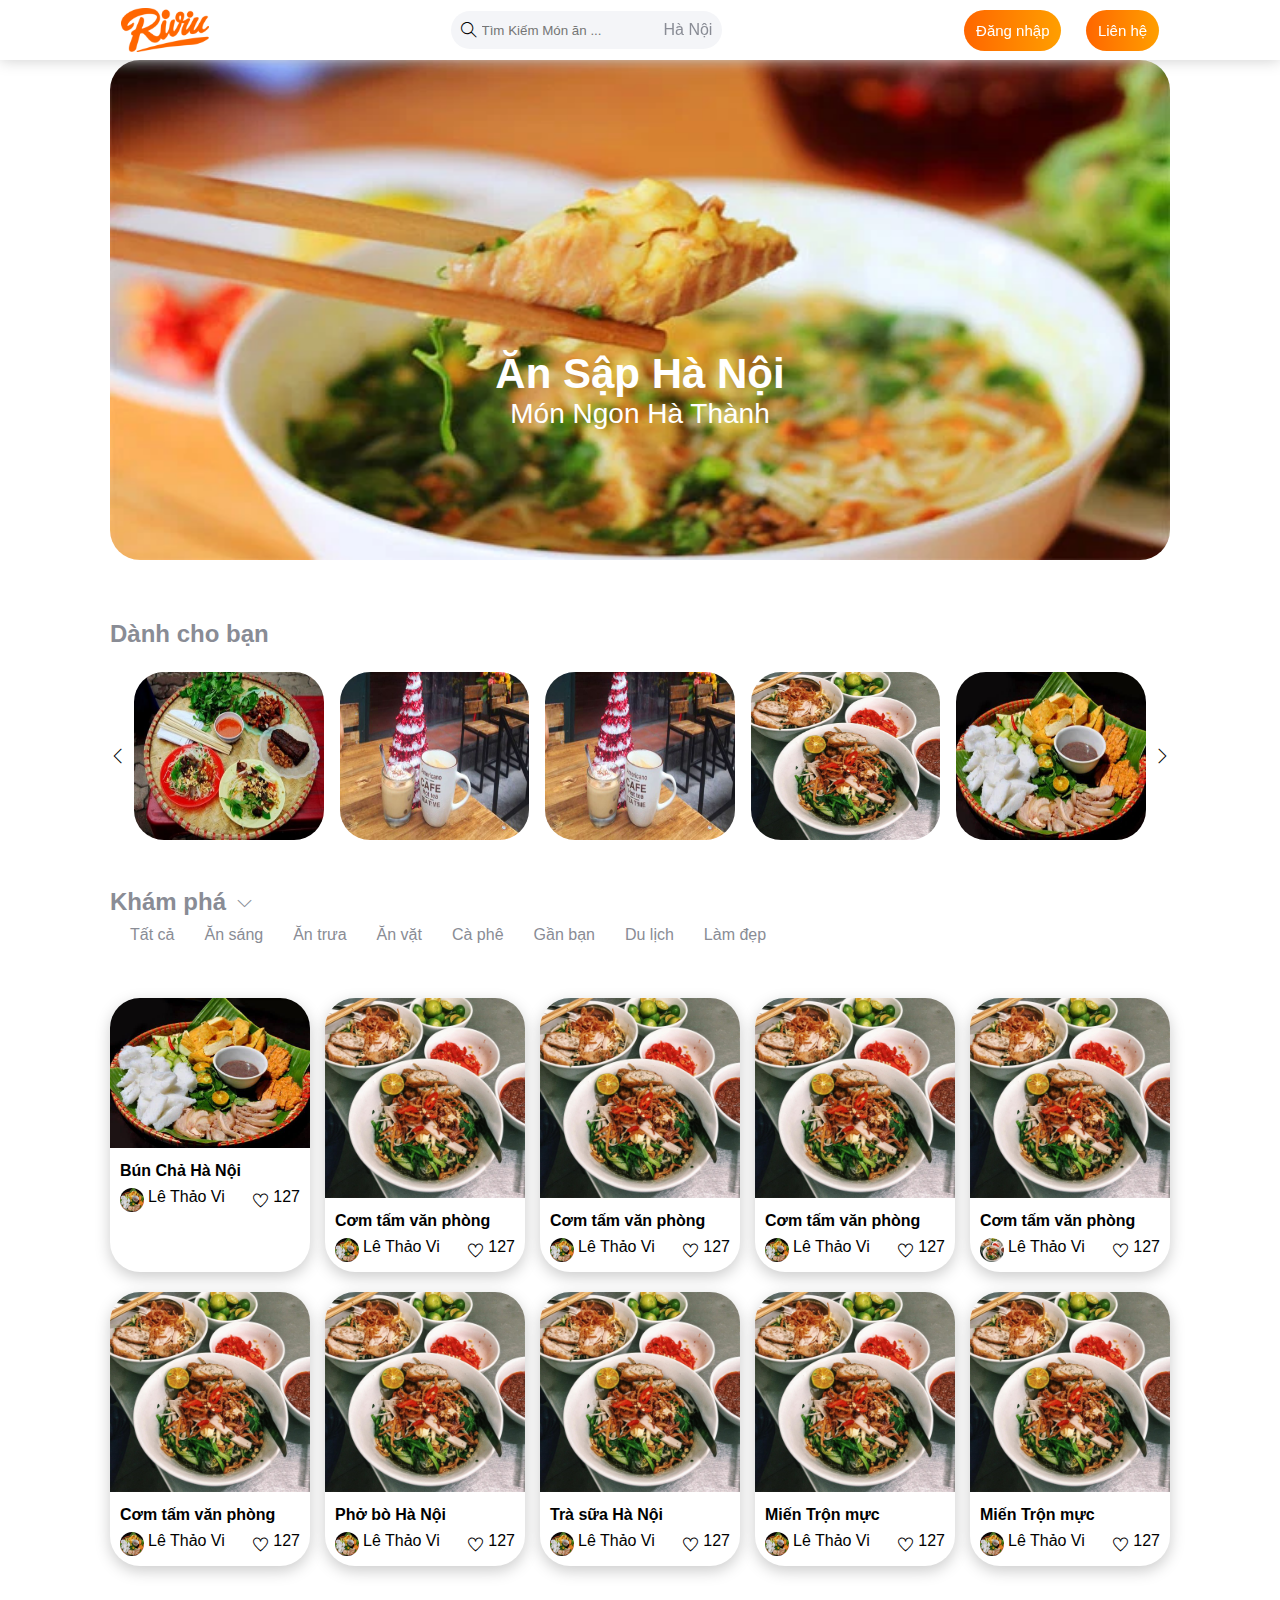
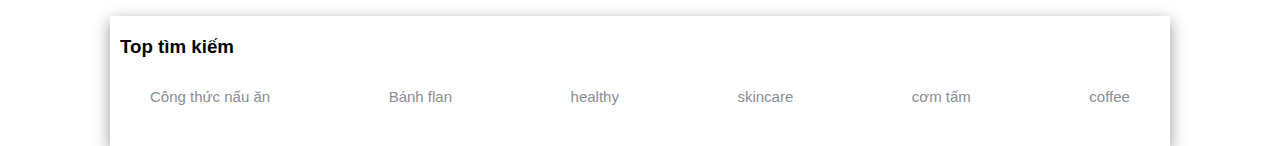
<file: index.html>
<!DOCTYPE html>
<html lang="en">
<head>
    <meta charset="UTF-8">
    <meta http-equiv="X-UA-Compatible" content="IE=edge">
    <meta name="viewport" content="width=device-width, initial-scale=1.0">
    <title>review đồ ăn</title>
    <link rel="stylesheet" href="food.css">
    <link rel="stylesheet" href="themify-icons/themify-icons.css">
</head>
<body>
    <div class="container">
        <div class="container-sub">
            <!-- begin header -->
        <div id="header">
           <img src="logo.png" alt="" class="header-logo">
           <div class="search">
            <i class="icon ti-search"></i>
            <input type="text" class="search-food" placeholder="Tìm Kiếm Món ăn ...">
            <div class="place-food">Hà Nội</div>
        </div>
        <div class="contact-main">           
            <button class="login js-open">Đăng nhập</button>
           <button class="login contact">Liên hệ</button>
        </div>
        </div>
        <!-- end header -->
        <div id="slider">
            <img src="background-slogan.jpg" alt="" class="background-slogan">
            <div class="discription">
                <h2 class="slogan-title">Ăn Sập Hà Nội</h2>
                <p class="sub-slogan">Món Ngon Hà Thành</p>
            </div>
        </div>

        <!-- begin content -->
        <div id="content">
           <h2 class="object">Dành cho bạn</h2>
           <div class="img-list">
            <i class="ti-angle-left"></i>
            <img src="anvat.jpg" alt="" class="content-img">
           <img src="coffee.jpg" alt="" class="content-img">
           <img src="coffee.jpg" alt="" class="content-img">
           <img src="mientronmuc.jpg" alt="" class="content-img">
           <img src="bundau.jpg" alt="" class="content-img">
           <i class="ti-angle-right"></i>
           </div>

           <div class="discover">
           <h2 class="discover-sub">Khám phá <i class="icons ti-angle-down"></i></h2>
           <ul class="list-food">
            <li class="list-sub-food"><a href="" class="list-link">Tất cả</a></li>
            <li class="list-sub-food"><a href="" class="list-link">Ăn sáng</a></li>
            <li class="list-sub-food"><a href="" class="list-link">Ăn trưa</a></li>
            <li class="list-sub-food"><a href="" class="list-link">Ăn vặt</a></li>
            <li class="list-sub-food"><a href="" class="list-link">Cà phê</a></li>
            <li class="list-sub-food"><a href="" class="list-link">Gần bạn</a></li>
            <li class="list-sub-food"><a href="" class="list-link">Du lịch</a></li>
            <li class="list-sub-food"><a href="" class="list-link">Làm đẹp</a></li>
           </ul>
           </div>
            
           <div class="list-main col">
           <div class="list-food-hn">
            <img src="bundau.jpg" alt="" class="img-food-item">
            <div class="information">
            <h4 class="title-food">Bún Chả Hà Nội</h4>
                <div class="information-sub col">
                    <div class="information-item1 col">
                        <img src="bundau.jpg" alt="" class="profile">
                        <p class="author">Lê Thảo Vi</p>
                    </div>
                    <div class="information-item2 col">
                        <i class="like ti-heart"></i>
                        <p class="number">127</p>
                    </div>
            </div>
            </div>
           </div>

           <div class="list-food-hn">
            <img src="mientronmuc.jpg" alt="" class="img-food-item">
            <div class="information">
            <h4 class="title-food">Cơm tấm văn phòng</h4>
                <div class="information-sub col">
                    <div class="information-item1 col">
                        <img src="bundau.jpg" alt="" class="profile">
                        <p class="author">Lê Thảo Vi</p>
                    </div>
                    <div class="information-item2 col">
                        <i class="like ti-heart"></i>
                        <p class="number">127</p>
                    </div>
            </div>
            </div>
           </div>

           <div class="list-food-hn">
            <img src="mientronmuc.jpg" alt="" class="img-food-item">
            <div class="information">
            <h4 class="title-food">Cơm tấm văn phòng</h4>
                <div class="information-sub col">
                    <div class="information-item1 col">
                        <img src="bundau.jpg" alt="" class="profile">
                        <p class="author">Lê Thảo Vi</p>
                    </div>
                    <div class="information-item2 col">
                        <i class="like ti-heart"></i>
                        <p class="number">127</p>
                    </div>
            </div>
            </div>
           </div>

           <div class="list-food-hn">
            <img src="mientronmuc.jpg" alt="" class="img-food-item">
            <div class="information">
            <h4 class="title-food">Cơm tấm văn phòng</h4>
                <div class="information-sub col">
                    <div class="information-item1 col">
                        <img src="bundau.jpg" alt="" class="profile">
                        <p class="author">Lê Thảo Vi</p>
                    </div>
                    <div class="information-item2 col">
                        <i class="like ti-heart"></i>
                        <p class="number">127</p>
                    </div>
            </div>
            </div>
           </div>

           <div class="list-food-hn">
            <img src="mientronmuc.jpg" alt="" class="img-food-item">
            <div class="information">
            <h4 class="title-food">Cơm tấm văn phòng</h4>
                <div class="information-sub col">
                    <div class="information-item1 col">
                        <img src="mientronmuc.jpg" alt="" class="profile">
                        <p class="author">Lê Thảo Vi</p>
                    </div>
                    <div class="information-item2 col">
                        <i class="like ti-heart"></i>
                        <p class="number">127</p>
                    </div>
            </div>
            </div>
           </div>

           <div class="list-food-hn">
            <img src="mientronmuc.jpg" alt="" class="img-food-item">
            <div class="information">
            <h4 class="title-food">Cơm tấm văn phòng</h4>
                <div class="information-sub col">
                    <div class="information-item1 col">
                        <img src="bundau.jpg" alt="" class="profile">
                        <p class="author">Lê Thảo Vi</p>
                    </div>
                    <div class="information-item2 col">
                        <i class="like ti-heart"></i>
                        <p class="number">127</p>
                    </div>
            </div>
            </div>
           </div>

           <div class="list-food-hn">
            <img src="mientronmuc.jpg" alt="" class="img-food-item">
            <div class="information">
            <h4 class="title-food">Phở bò Hà Nội</h4>
                <div class="information-sub col">
                    <div class="information-item1 col">
                        <img src="bundau.jpg" alt="" class="profile">
                        <p class="author">Lê Thảo Vi</p>
                    </div>
                    <div class="information-item2 col">
                        <i class="like ti-heart"></i>
                        <p class="number">127</p>
                    </div>
            </div>
            </div>
           </div>

           <div class="list-food-hn">
            <img src="mientronmuc.jpg" alt="" class="img-food-item">
            <div class="information">
            <h4 class="title-food">Trà sữa Hà Nội</h4>
                <div class="information-sub col">
                    <div class="information-item1 col">
                        <img src="bundau.jpg" alt="" class="profile">
                        <p class="author">Lê Thảo Vi</p>
                    </div>
                    <div class="information-item2 col">
                        <i class="like ti-heart"></i>
                        <p class="number">127</p>
                    </div>
            </div>
            </div>
           </div>

           <div class="list-food-hn">
            <img src="mientronmuc.jpg" alt="" class="img-food-item">
            <div class="information">
            <h4 class="title-food">Miến Trộn mực</h4>
                <div class="information-sub col">
                    <div class="information-item1 col">
                        <img src="bundau.jpg" alt="" class="profile">
                        <p class="author">Lê Thảo Vi</p>
                    </div>
                    <div class="information-item2 col">
                        <i class="like ti-heart"></i>
                        <p class="number">127</p>
                    </div>
            </div>
            </div>
           </div>

           <div class="list-food-hn">
            <img src="mientronmuc.jpg" alt="" class="img-food-item">
            <div class="information">
            <h4 class="title-food">Miến Trộn mực</h4>
                <div class="information-sub col">
                    <div class="information-item1 col">
                        <img src="bundau.jpg" alt="" class="profile">
                        <p class="author">Lê Thảo Vi</p>
                    </div>
                    <div class="information-item2 col">
                        <i class="like ti-heart"></i>
                        <p class="number">127</p>
                    </div>
            </div>
            </div>
           </div>
        </div>

        <div id="footer">
            <h3 class="footer-item">Top tìm kiếm</h3>
            <ul class="footer-list col">
                <li class="footer-list-item"><a href="#" class="link-footer">Công thức nấu ăn</a></li>
                <li class="footer-list-item"><a href="#" class="link-footer">Bánh flan</a></li>
                <li class="footer-list-item"><a href="#" class="link-footer">healthy</a></li>
                <li class="footer-list-item"><a href="#" class="link-footer">skincare</a></li>
                <li class="footer-list-item"><a href="#" class="link-footer">cơm tấm</a></li>
                <li class="footer-list-item"><a href="#" class="link-footer">coffee</a></li>
            </ul>
        </div>
        </div>
    </div>

    <div class="contain-modal js-modal">
         <div class="modal">

            <div class="modal-close js-close">
                <i class="ti-close"></i>
            </div>

            <div class="header-modal">
                <i class="ti-user"></i>
                LOGIN
            </div>

            <div class="body-modal">
                <label for="login-modal" class="title-modal">Tên người dùng</label>
                <input type="text" id="login-modal" placeholder="Nhập tên của bạn">
                <label for="password-modal" class="title-modal">Mật khẩu</label>
                <input id="password-modal" type="password" placeholder="Nhập mật khẩu">
            </div>
                
            <div class="footer-modal">
                <button class="js-close1">Close</button>
                <div class="help">Need <a href="#" class="help-item">Help?</a></div>
            </div>
         </div>
    </div>

    <script>
        const openModal= document.querySelector('.js-open')
        const modal = document.querySelector('.js-modal')
        const closeModal = document.querySelector('.js-close')
        const closeModal1=document.querySelector('.js-close1')
        function showModal(){
            modal.classList.add('open')
        }
        function hiddenModal(){
            modal.classList.remove('open')
        }
        openModal.addEventListener('click',showModal)
        closeModal.addEventListener('click',hiddenModal)
        closeModal1.addEventListener('click',hiddenModal)
    </script>
</body>
</html>
</file>
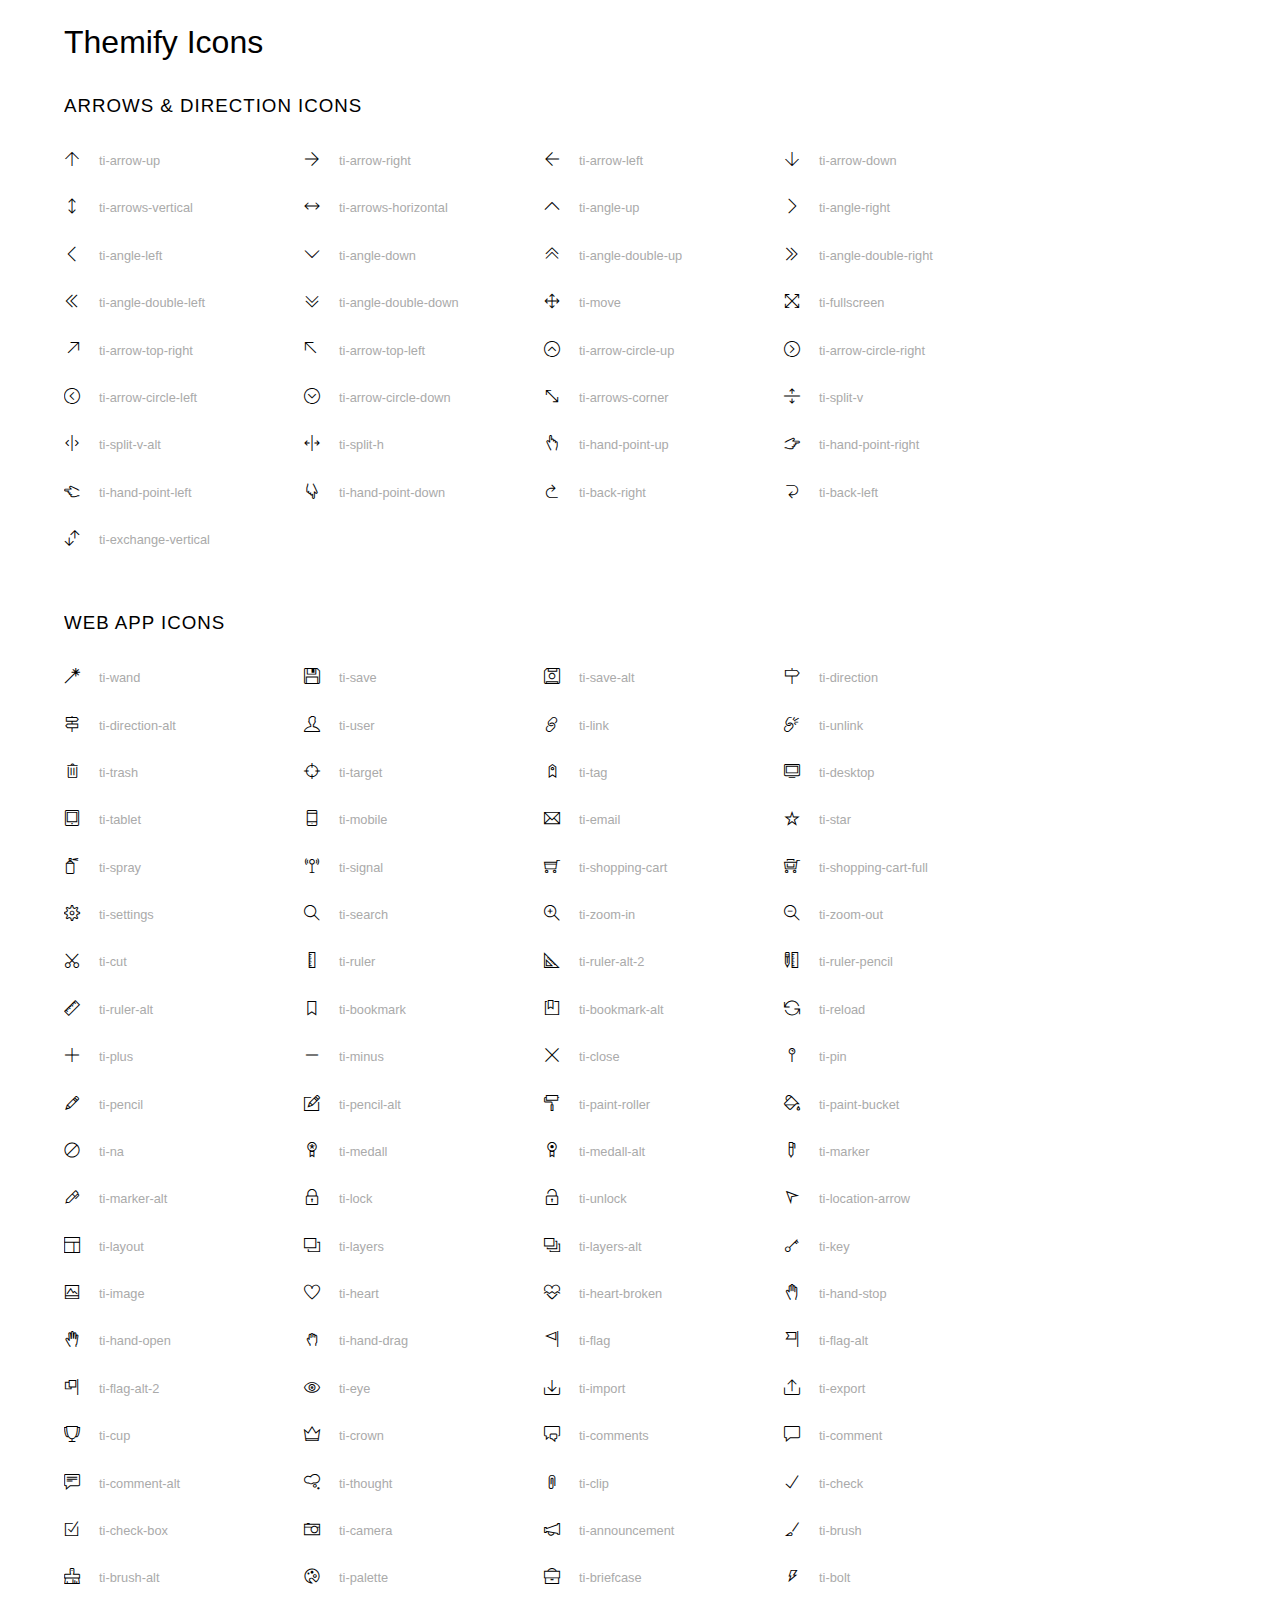
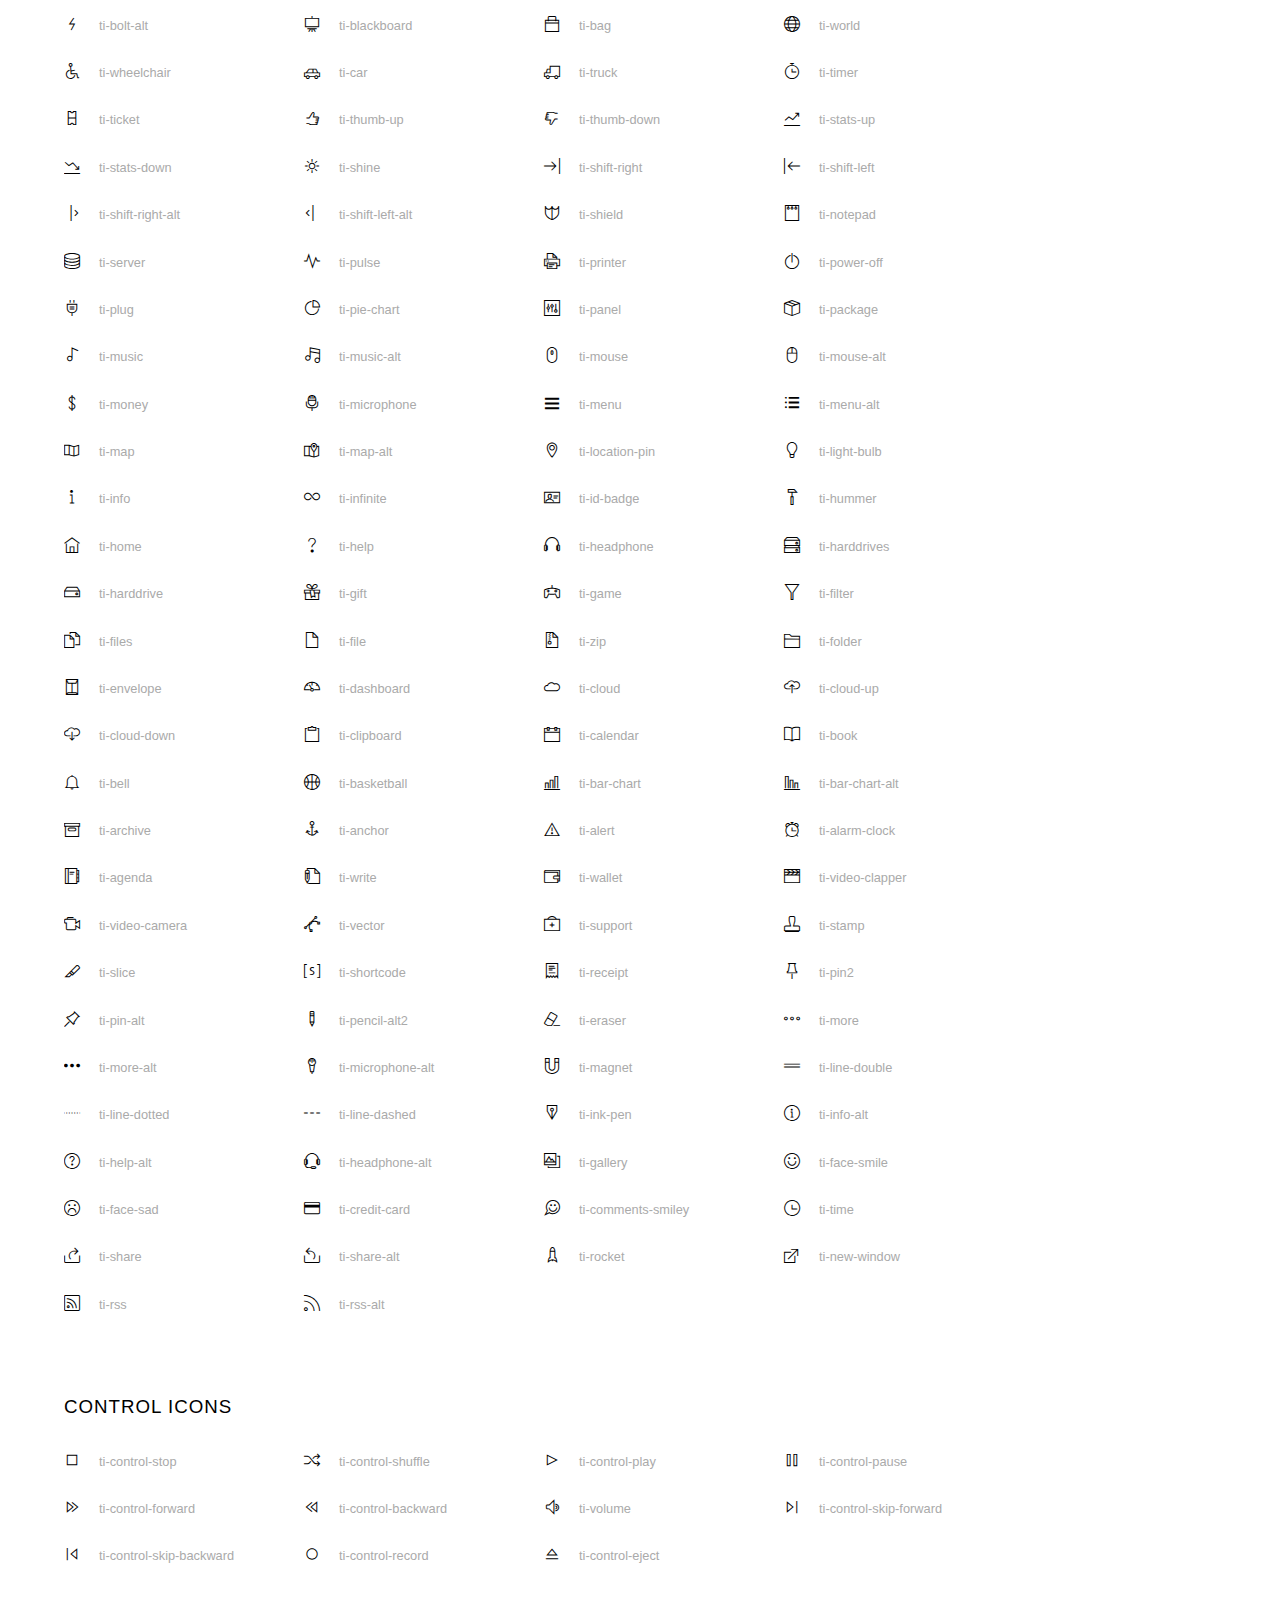
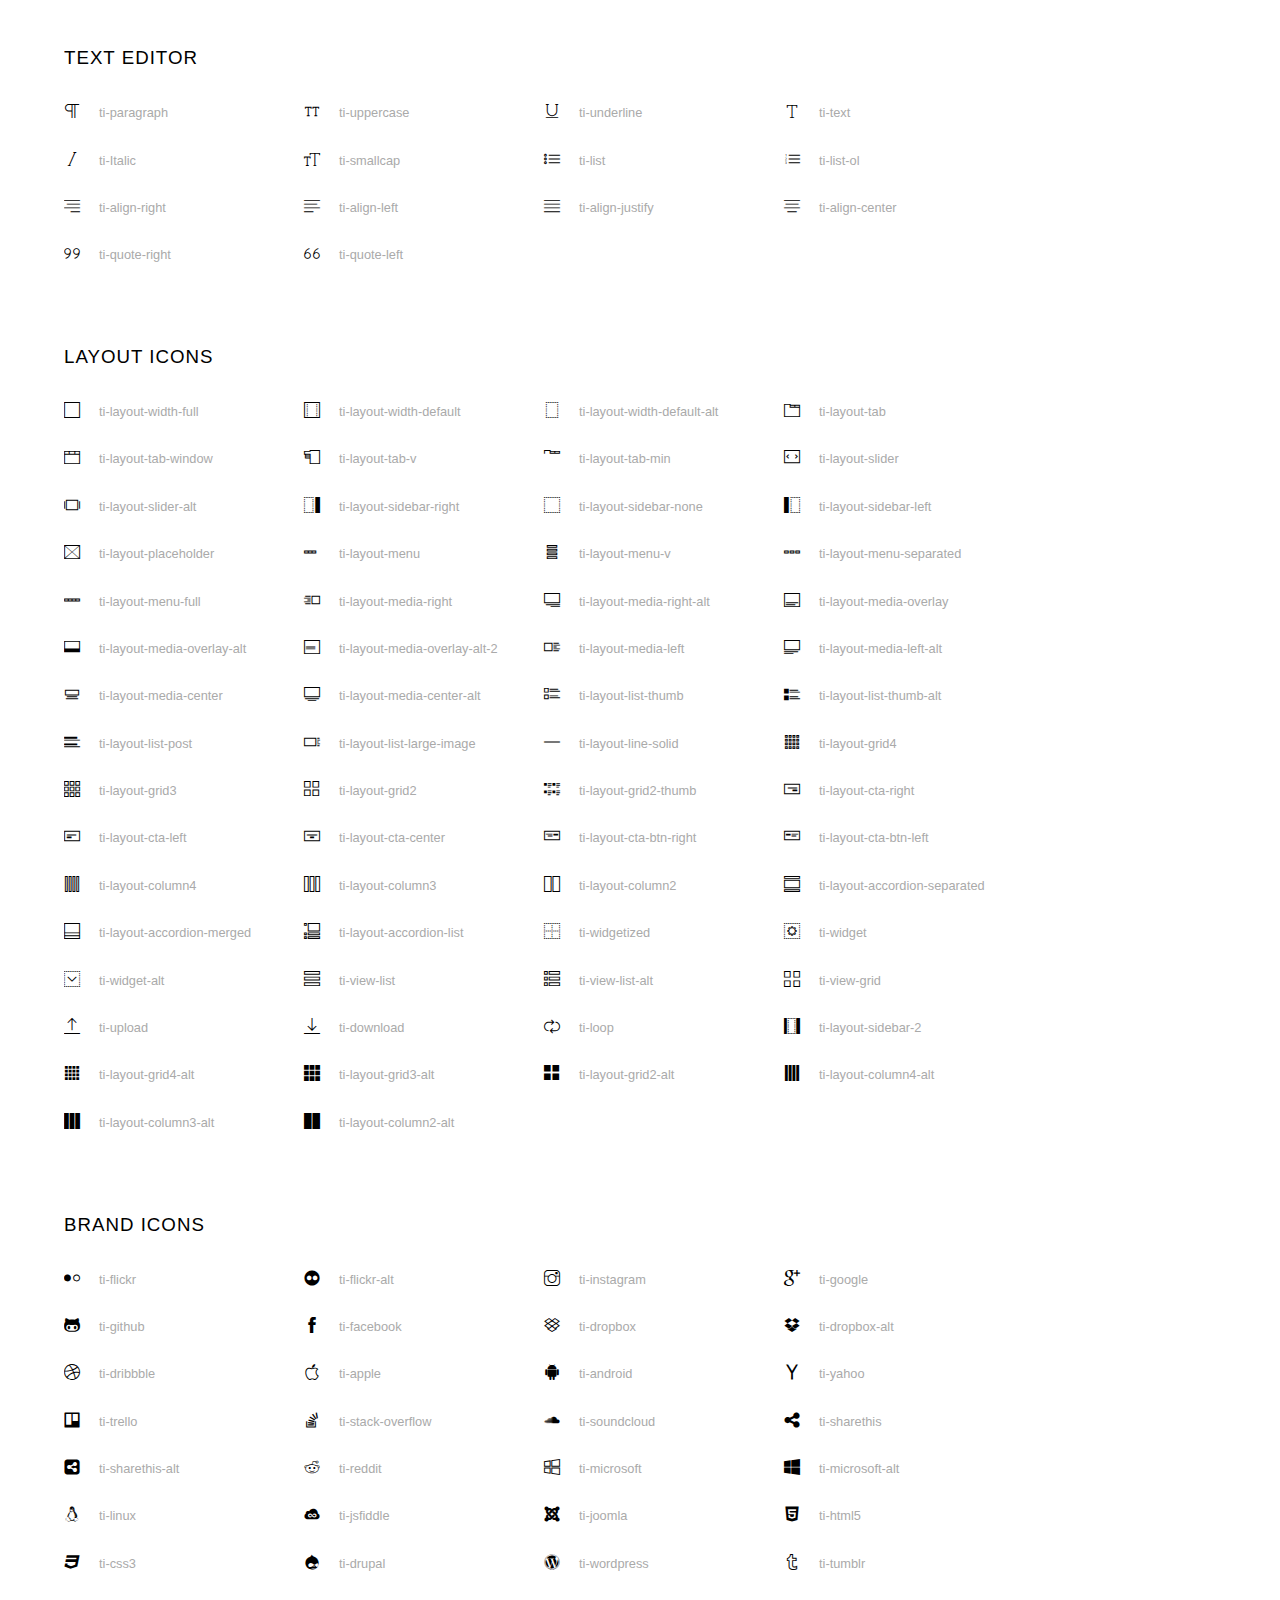
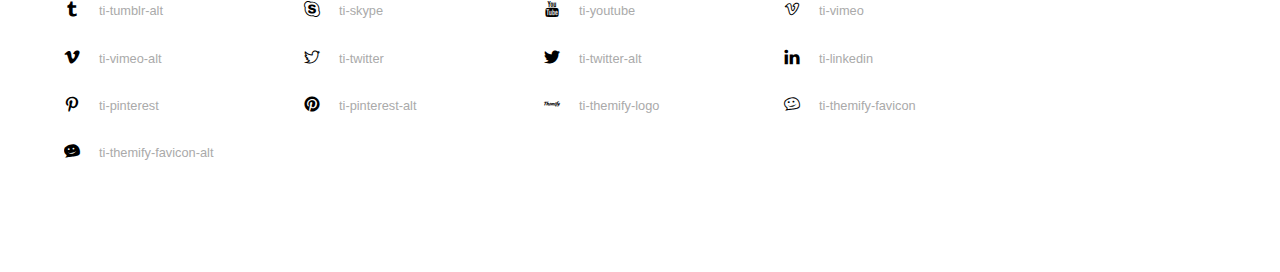
<file: themify-icons/index.html>
<!doctype html>
<html>
<head>
	<meta charset="utf-8">
	<title>Themify Icon Font</title>
	<meta name="viewport" content="width=device-width">
	<link rel="stylesheet" href="demo-files/demo.css">
	<link rel="stylesheet" href="themify-icons.css">
	<!--[if lt IE 8]><!-->
	<link rel="stylesheet" href="ie7/ie7.css">
	<!--<![endif]-->
</head>
<body>
	<h1>Themify Icons</h1>

	<div class="icon-section">

		<div class="icon-section">
			<h3>Arrows &amp; Direction Icons </h3>

			<div class="icon-container">
				<span class="ti-arrow-up"></span><span class="icon-name"> ti-arrow-up</span>
			</div>
			<div class="icon-container">
				<span class="ti-arrow-right"></span><span class="icon-name"> ti-arrow-right</span>
			</div>
			<div class="icon-container">
				<span class="ti-arrow-left"></span><span class="icon-name"> ti-arrow-left</span>
			</div>
			<div class="icon-container">
				<span class="ti-arrow-down"></span><span class="icon-name"> ti-arrow-down</span>
			</div>
			<div class="icon-container">
				<span class="ti-arrows-vertical"></span><span class="icon-name"> ti-arrows-vertical</span>
			</div>
			<div class="icon-container">
				<span class="ti-arrows-horizontal"></span><span class="icon-name"> ti-arrows-horizontal</span>
			</div>
			<div class="icon-container">
				<span class="ti-angle-up"></span><span class="icon-name"> ti-angle-up</span>
			</div>
			<div class="icon-container">
				<span class="ti-angle-right"></span><span class="icon-name"> ti-angle-right</span>
			</div>
			<div class="icon-container">
				<span class="ti-angle-left"></span><span class="icon-name"> ti-angle-left</span>
			</div>
			<div class="icon-container">
				<span class="ti-angle-down"></span><span class="icon-name"> ti-angle-down</span>
			</div>	
			<div class="icon-container">
				<span class="ti-angle-double-up"></span><span class="icon-name"> ti-angle-double-up</span>
			</div>
			<div class="icon-container">
				<span class="ti-angle-double-right"></span><span class="icon-name"> ti-angle-double-right</span>
			</div>
			<div class="icon-container">
				<span class="ti-angle-double-left"></span><span class="icon-name"> ti-angle-double-left</span>
			</div>
			<div class="icon-container">
				<span class="ti-angle-double-down"></span><span class="icon-name"> ti-angle-double-down</span>
			</div>					
			<div class="icon-container">
				<span class="ti-move"></span><span class="icon-name"> ti-move</span>
			</div>
			<div class="icon-container">
				<span class="ti-fullscreen"></span><span class="icon-name"> ti-fullscreen</span>
			</div>
			<div class="icon-container">
				<span class="ti-arrow-top-right"></span><span class="icon-name"> ti-arrow-top-right</span>
			</div>
			<div class="icon-container">
				<span class="ti-arrow-top-left"></span><span class="icon-name"> ti-arrow-top-left</span>
			</div>
			<div class="icon-container">
				<span class="ti-arrow-circle-up"></span><span class="icon-name"> ti-arrow-circle-up</span>
			</div>
			<div class="icon-container">
				<span class="ti-arrow-circle-right"></span><span class="icon-name"> ti-arrow-circle-right</span>
			</div>
			<div class="icon-container">
				<span class="ti-arrow-circle-left"></span><span class="icon-name"> ti-arrow-circle-left</span>
			</div>
			<div class="icon-container">
				<span class="ti-arrow-circle-down"></span><span class="icon-name"> ti-arrow-circle-down</span>
			</div>
			<div class="icon-container">
				<span class="ti-arrows-corner"></span><span class="icon-name"> ti-arrows-corner</span>
			</div>
			<div class="icon-container">
				<span class="ti-split-v"></span><span class="icon-name"> ti-split-v</span>
			</div>

			<div class="icon-container">
				<span class="ti-split-v-alt"></span><span class="icon-name"> ti-split-v-alt</span>
			</div>
			<div class="icon-container">
				<span class="ti-split-h"></span><span class="icon-name"> ti-split-h</span>
			</div>
			<div class="icon-container">
				<span class="ti-hand-point-up"></span><span class="icon-name"> ti-hand-point-up</span>
			</div>
			<div class="icon-container">
				<span class="ti-hand-point-right"></span><span class="icon-name"> ti-hand-point-right</span>
			</div>
			<div class="icon-container">
				<span class="ti-hand-point-left"></span><span class="icon-name"> ti-hand-point-left</span>
			</div>
			<div class="icon-container">
				<span class="ti-hand-point-down"></span><span class="icon-name"> ti-hand-point-down</span>
			</div>
			<div class="icon-container">
				<span class="ti-back-right"></span><span class="icon-name"> ti-back-right</span>
			</div>
			<div class="icon-container">
				<span class="ti-back-left"></span><span class="icon-name"> ti-back-left</span>
			</div>
			<div class="icon-container">
				<span class="ti-exchange-vertical"></span><span class="icon-name"> ti-exchange-vertical</span>
			</div>

		</div> <!-- Arrows Icons -->



		<h3>Web App Icons</h3>
		
		<div class="icon-section">

			<div class="icon-container">
				<span class="ti-wand"></span><span class="icon-name"> ti-wand</span>
			</div>
			<div class="icon-container">
				<span class="ti-save"></span><span class="icon-name"> ti-save</span>
			</div>
			<div class="icon-container">
				<span class="ti-save-alt"></span><span class="icon-name"> ti-save-alt</span>
			</div>

			<div class="icon-container">
				<span class="ti-direction"></span><span class="icon-name"> ti-direction</span>
			</div>
			<div class="icon-container">
				<span class="ti-direction-alt"></span><span class="icon-name"> ti-direction-alt</span>
			</div>
			<div class="icon-container">
				<span class="ti-user"></span><span class="icon-name"> ti-user</span>
			</div>
			<div class="icon-container">
				<span class="ti-link"></span><span class="icon-name"> ti-link</span>
			</div>
			<div class="icon-container">
				<span class="ti-unlink"></span><span class="icon-name"> ti-unlink</span>
			</div>
			<div class="icon-container">
				<span class="ti-trash"></span><span class="icon-name"> ti-trash</span>
			</div>
			<div class="icon-container">
				<span class="ti-target"></span><span class="icon-name"> ti-target</span>
			</div>
			<div class="icon-container">
				<span class="ti-tag"></span><span class="icon-name"> ti-tag</span>
			</div>
			<div class="icon-container">
				<span class="ti-desktop"></span><span class="icon-name"> ti-desktop</span>
			</div>
			<div class="icon-container">
				<span class="ti-tablet"></span><span class="icon-name"> ti-tablet</span>
			</div>
			<div class="icon-container">
				<span class="ti-mobile"></span><span class="icon-name"> ti-mobile</span>
			</div>
			<div class="icon-container">
				<span class="ti-email"></span><span class="icon-name"> ti-email</span>
			</div>	
			<div class="icon-container">
				<span class="ti-star"></span><span class="icon-name"> ti-star</span>
			</div>
			<div class="icon-container">
				<span class="ti-spray"></span><span class="icon-name"> ti-spray</span>
			</div>
			<div class="icon-container">
				<span class="ti-signal"></span><span class="icon-name"> ti-signal</span>
			</div>
			<div class="icon-container">
				<span class="ti-shopping-cart"></span><span class="icon-name"> ti-shopping-cart</span>
			</div>
			<div class="icon-container">
				<span class="ti-shopping-cart-full"></span><span class="icon-name"> ti-shopping-cart-full</span>
			</div>
			<div class="icon-container">
				<span class="ti-settings"></span><span class="icon-name"> ti-settings</span>
			</div>
			<div class="icon-container">
				<span class="ti-search"></span><span class="icon-name"> ti-search</span>
			</div>
			<div class="icon-container">
				<span class="ti-zoom-in"></span><span class="icon-name"> ti-zoom-in</span>
			</div>
			<div class="icon-container">
				<span class="ti-zoom-out"></span><span class="icon-name"> ti-zoom-out</span>
			</div>
			<div class="icon-container">
				<span class="ti-cut"></span><span class="icon-name"> ti-cut</span>
			</div>
			<div class="icon-container">
				<span class="ti-ruler"></span><span class="icon-name"> ti-ruler</span>
			</div>
			<div class="icon-container">
				<span class="ti-ruler-alt-2"></span><span class="icon-name"> ti-ruler-alt-2</span>
			</div>			
			<div class="icon-container">
				<span class="ti-ruler-pencil"></span><span class="icon-name"> ti-ruler-pencil</span>
			</div>
			<div class="icon-container">
				<span class="ti-ruler-alt"></span><span class="icon-name"> ti-ruler-alt</span>
			</div>
			<div class="icon-container">
				<span class="ti-bookmark"></span><span class="icon-name"> ti-bookmark</span>
			</div>
			<div class="icon-container">
				<span class="ti-bookmark-alt"></span><span class="icon-name"> ti-bookmark-alt</span>
			</div>
			<div class="icon-container">
				<span class="ti-reload"></span><span class="icon-name"> ti-reload</span>
			</div>
			<div class="icon-container">
				<span class="ti-plus"></span><span class="icon-name"> ti-plus</span>
			</div>
			<div class="icon-container">
				<span class="ti-minus"></span><span class="icon-name"> ti-minus</span>
			</div>
			<div class="icon-container">
				<span class="ti-close"></span><span class="icon-name"> ti-close</span>
			</div>			
			<div class="icon-container">
				<span class="ti-pin"></span><span class="icon-name"> ti-pin</span>
			</div>
			<div class="icon-container">
				<span class="ti-pencil"></span><span class="icon-name"> ti-pencil</span>
			</div>
					
		  	<div class="icon-container">
				<span class="ti-pencil-alt"></span><span class="icon-name"> ti-pencil-alt</span>
			</div>
			<div class="icon-container">
				<span class="ti-paint-roller"></span><span class="icon-name"> ti-paint-roller</span>
			</div>
			<div class="icon-container">
				<span class="ti-paint-bucket"></span><span class="icon-name"> ti-paint-bucket</span>
			</div>
			<div class="icon-container">
				<span class="ti-na"></span><span class="icon-name"> ti-na</span>
			</div>
			<div class="icon-container">
				<span class="ti-medall"></span><span class="icon-name"> ti-medall</span>
			</div>
			<div class="icon-container">
				<span class="ti-medall-alt"></span><span class="icon-name"> ti-medall-alt</span>
			</div>
			<div class="icon-container">
				<span class="ti-marker"></span><span class="icon-name"> ti-marker</span>
			</div>
			<div class="icon-container">
				<span class="ti-marker-alt"></span><span class="icon-name"> ti-marker-alt</span>
			</div>

			<div class="icon-container">
				<span class="ti-lock"></span><span class="icon-name"> ti-lock</span>
			</div>
			<div class="icon-container">
				<span class="ti-unlock"></span><span class="icon-name"> ti-unlock</span>
			</div>
			<div class="icon-container">
				<span class="ti-location-arrow"></span><span class="icon-name"> ti-location-arrow</span>
			</div>
			<div class="icon-container">
				<span class="ti-layout"></span><span class="icon-name"> ti-layout</span>
			</div>
			<div class="icon-container">
				<span class="ti-layers"></span><span class="icon-name"> ti-layers</span>
			</div>
			<div class="icon-container">
				<span class="ti-layers-alt"></span><span class="icon-name"> ti-layers-alt</span>
			</div>
			<div class="icon-container">
				<span class="ti-key"></span><span class="icon-name"> ti-key</span>
			</div>
			<div class="icon-container">
				<span class="ti-image"></span><span class="icon-name"> ti-image</span>
			</div>
			<div class="icon-container">
				<span class="ti-heart"></span><span class="icon-name"> ti-heart</span>
			</div>
			<div class="icon-container">
				<span class="ti-heart-broken"></span><span class="icon-name"> ti-heart-broken</span>
			</div>
			<div class="icon-container">
				<span class="ti-hand-stop"></span><span class="icon-name"> ti-hand-stop</span>
			</div>
			<div class="icon-container">
				<span class="ti-hand-open"></span><span class="icon-name"> ti-hand-open</span>
			</div>
			<div class="icon-container">
				<span class="ti-hand-drag"></span><span class="icon-name"> ti-hand-drag</span>
			</div>
			<div class="icon-container">
				<span class="ti-flag"></span><span class="icon-name"> ti-flag</span>
			</div>
			<div class="icon-container">
				<span class="ti-flag-alt"></span><span class="icon-name"> ti-flag-alt</span>
			</div>
			<div class="icon-container">
				<span class="ti-flag-alt-2"></span><span class="icon-name"> ti-flag-alt-2</span>
			</div>
			<div class="icon-container">
				<span class="ti-eye"></span><span class="icon-name"> ti-eye</span>
			</div>
			<div class="icon-container">
				<span class="ti-import"></span><span class="icon-name"> ti-import</span>
			</div>			
			<div class="icon-container">
				<span class="ti-export"></span><span class="icon-name"> ti-export</span>
			</div>
			<div class="icon-container">
				<span class="ti-cup"></span><span class="icon-name"> ti-cup</span>
			</div>
			<div class="icon-container">
				<span class="ti-crown"></span><span class="icon-name"> ti-crown</span>
			</div>
			<div class="icon-container">
				<span class="ti-comments"></span><span class="icon-name"> ti-comments</span>
			</div>
			<div class="icon-container">
				<span class="ti-comment"></span><span class="icon-name"> ti-comment</span>
			</div>
			<div class="icon-container">
				<span class="ti-comment-alt"></span><span class="icon-name"> ti-comment-alt</span>
			</div>
			<div class="icon-container">
				<span class="ti-thought"></span><span class="icon-name"> ti-thought</span>
			</div>			
			<div class="icon-container">
				<span class="ti-clip"></span><span class="icon-name"> ti-clip</span>
			</div>

			<div class="icon-container">
				<span class="ti-check"></span><span class="icon-name"> ti-check</span>
			</div>
			<div class="icon-container">
				<span class="ti-check-box"></span><span class="icon-name"> ti-check-box</span>
			</div>
			<div class="icon-container">
				<span class="ti-camera"></span><span class="icon-name"> ti-camera</span>
			</div>
			<div class="icon-container">
				<span class="ti-announcement"></span><span class="icon-name"> ti-announcement</span>
			</div>
			<div class="icon-container">
				<span class="ti-brush"></span><span class="icon-name"> ti-brush</span>
			</div>
			<div class="icon-container">
				<span class="ti-brush-alt"></span><span class="icon-name"> ti-brush-alt</span>
			</div>
			<div class="icon-container">
				<span class="ti-palette"></span><span class="icon-name"> ti-palette</span>
			</div>			
			<div class="icon-container">
				<span class="ti-briefcase"></span><span class="icon-name"> ti-briefcase</span>
			</div>
			<div class="icon-container">
				<span class="ti-bolt"></span><span class="icon-name"> ti-bolt</span>
			</div>
			<div class="icon-container">
				<span class="ti-bolt-alt"></span><span class="icon-name"> ti-bolt-alt</span>
			</div>
			<div class="icon-container">
				<span class="ti-blackboard"></span><span class="icon-name"> ti-blackboard</span>
			</div>
			<div class="icon-container">
				<span class="ti-bag"></span><span class="icon-name"> ti-bag</span>
			</div>
			<div class="icon-container">
				<span class="ti-world"></span><span class="icon-name"> ti-world</span>
			</div>
			<div class="icon-container">
				<span class="ti-wheelchair"></span><span class="icon-name"> ti-wheelchair</span>
			</div>
			<div class="icon-container">
				<span class="ti-car"></span><span class="icon-name"> ti-car</span>
			</div>
			<div class="icon-container">
				<span class="ti-truck"></span><span class="icon-name"> ti-truck</span>
			</div>
			<div class="icon-container">
				<span class="ti-timer"></span><span class="icon-name"> ti-timer</span>
			</div>
			<div class="icon-container">
				<span class="ti-ticket"></span><span class="icon-name"> ti-ticket</span>
			</div>
			<div class="icon-container">
				<span class="ti-thumb-up"></span><span class="icon-name"> ti-thumb-up</span>
			</div>
			<div class="icon-container">
				<span class="ti-thumb-down"></span><span class="icon-name"> ti-thumb-down</span>
			</div>

			<div class="icon-container">
				<span class="ti-stats-up"></span><span class="icon-name"> ti-stats-up</span>
			</div>
			<div class="icon-container">
				<span class="ti-stats-down"></span><span class="icon-name"> ti-stats-down</span>
			</div>
			<div class="icon-container">
				<span class="ti-shine"></span><span class="icon-name"> ti-shine</span>
			</div>
			<div class="icon-container">
				<span class="ti-shift-right"></span><span class="icon-name"> ti-shift-right</span>
			</div>
			<div class="icon-container">
				<span class="ti-shift-left"></span><span class="icon-name"> ti-shift-left</span>
			</div>

			<div class="icon-container">
				<span class="ti-shift-right-alt"></span><span class="icon-name"> ti-shift-right-alt</span>
			</div>
			<div class="icon-container">
				<span class="ti-shift-left-alt"></span><span class="icon-name"> ti-shift-left-alt</span>
			</div>
			<div class="icon-container">
				<span class="ti-shield"></span><span class="icon-name"> ti-shield</span>
			</div>
			<div class="icon-container">
				<span class="ti-notepad"></span><span class="icon-name"> ti-notepad</span>
			</div>
			<div class="icon-container">
				<span class="ti-server"></span><span class="icon-name"> ti-server</span>
			</div>

			<div class="icon-container">
				<span class="ti-pulse"></span><span class="icon-name"> ti-pulse</span>
			</div>
			<div class="icon-container">
				<span class="ti-printer"></span><span class="icon-name"> ti-printer</span>
			</div>
			<div class="icon-container">
				<span class="ti-power-off"></span><span class="icon-name"> ti-power-off</span>
			</div>
			<div class="icon-container">
				<span class="ti-plug"></span><span class="icon-name"> ti-plug</span>
			</div>
			<div class="icon-container">
				<span class="ti-pie-chart"></span><span class="icon-name"> ti-pie-chart</span>
			</div>

			<div class="icon-container">
				<span class="ti-panel"></span><span class="icon-name"> ti-panel</span>
			</div>
			<div class="icon-container">
				<span class="ti-package"></span><span class="icon-name"> ti-package</span>
			</div>
			<div class="icon-container">
				<span class="ti-music"></span><span class="icon-name"> ti-music</span>
			</div>
			<div class="icon-container">
				<span class="ti-music-alt"></span><span class="icon-name"> ti-music-alt</span>
			</div>
			<div class="icon-container">
				<span class="ti-mouse"></span><span class="icon-name"> ti-mouse</span>
			</div>
			<div class="icon-container">
				<span class="ti-mouse-alt"></span><span class="icon-name"> ti-mouse-alt</span>
			</div>
			<div class="icon-container">
				<span class="ti-money"></span><span class="icon-name"> ti-money</span>
			</div>
			<div class="icon-container">
				<span class="ti-microphone"></span><span class="icon-name"> ti-microphone</span>
			</div>
			<div class="icon-container">
				<span class="ti-menu"></span><span class="icon-name"> ti-menu</span>
			</div>
			<div class="icon-container">
				<span class="ti-menu-alt"></span><span class="icon-name"> ti-menu-alt</span>
			</div>
			<div class="icon-container">
				<span class="ti-map"></span><span class="icon-name"> ti-map</span>
			</div>
			<div class="icon-container">
				<span class="ti-map-alt"></span><span class="icon-name"> ti-map-alt</span>
			</div>

			<div class="icon-container">
				<span class="ti-location-pin"></span><span class="icon-name"> ti-location-pin</span>
			</div>

			<div class="icon-container">
				<span class="ti-light-bulb"></span><span class="icon-name"> ti-light-bulb</span>
			</div>
			<div class="icon-container">
				<span class="ti-info"></span><span class="icon-name"> ti-info</span>
			</div>
			<div class="icon-container">
				<span class="ti-infinite"></span><span class="icon-name"> ti-infinite</span>
			</div>
			<div class="icon-container">
				<span class="ti-id-badge"></span><span class="icon-name"> ti-id-badge</span>
			</div>
			<div class="icon-container">
				<span class="ti-hummer"></span><span class="icon-name"> ti-hummer</span>
			</div>
			<div class="icon-container">
				<span class="ti-home"></span><span class="icon-name"> ti-home</span>
			</div>
			<div class="icon-container">
				<span class="ti-help"></span><span class="icon-name"> ti-help</span>
			</div>
			<div class="icon-container">
				<span class="ti-headphone"></span><span class="icon-name"> ti-headphone</span>
			</div>
			<div class="icon-container">
				<span class="ti-harddrives"></span><span class="icon-name"> ti-harddrives</span>
			</div>
			<div class="icon-container">
				<span class="ti-harddrive"></span><span class="icon-name"> ti-harddrive</span>
			</div>
			<div class="icon-container">
				<span class="ti-gift"></span><span class="icon-name"> ti-gift</span>
			</div>
			<div class="icon-container">
				<span class="ti-game"></span><span class="icon-name"> ti-game</span>
			</div>
			<div class="icon-container">
				<span class="ti-filter"></span><span class="icon-name"> ti-filter</span>
			</div>
			<div class="icon-container">
				<span class="ti-files"></span><span class="icon-name"> ti-files</span>
			</div>
			<div class="icon-container">
				<span class="ti-file"></span><span class="icon-name"> ti-file</span>
			</div>
			<div class="icon-container">
				<span class="ti-zip"></span><span class="icon-name"> ti-zip</span>
			</div>
			<div class="icon-container">
				<span class="ti-folder"></span><span class="icon-name"> ti-folder</span>
			</div>			
			<div class="icon-container">
				<span class="ti-envelope"></span><span class="icon-name"> ti-envelope</span>
			</div>


			<div class="icon-container">
				<span class="ti-dashboard"></span><span class="icon-name"> ti-dashboard</span>
			</div>
			<div class="icon-container">
				<span class="ti-cloud"></span><span class="icon-name"> ti-cloud</span>
			</div>
			<div class="icon-container">
				<span class="ti-cloud-up"></span><span class="icon-name"> ti-cloud-up</span>
			</div>
			<div class="icon-container">
				<span class="ti-cloud-down"></span><span class="icon-name"> ti-cloud-down</span>
			</div>
			<div class="icon-container">
				<span class="ti-clipboard"></span><span class="icon-name"> ti-clipboard</span>
			</div>
			<div class="icon-container">
				<span class="ti-calendar"></span><span class="icon-name"> ti-calendar</span>
			</div>
			<div class="icon-container">
				<span class="ti-book"></span><span class="icon-name"> ti-book</span>
			</div>
			<div class="icon-container">
				<span class="ti-bell"></span><span class="icon-name"> ti-bell</span>
			</div>
			<div class="icon-container">
				<span class="ti-basketball"></span><span class="icon-name"> ti-basketball</span>
			</div>
			<div class="icon-container">
				<span class="ti-bar-chart"></span><span class="icon-name"> ti-bar-chart</span>
			</div>
			<div class="icon-container">
				<span class="ti-bar-chart-alt"></span><span class="icon-name"> ti-bar-chart-alt</span>
			</div>


			<div class="icon-container">
				<span class="ti-archive"></span><span class="icon-name"> ti-archive</span>
			</div>
			<div class="icon-container">
				<span class="ti-anchor"></span><span class="icon-name"> ti-anchor</span>
			</div>

			<div class="icon-container">
				<span class="ti-alert"></span><span class="icon-name"> ti-alert</span>
			</div>
			<div class="icon-container">
				<span class="ti-alarm-clock"></span><span class="icon-name"> ti-alarm-clock</span>
			</div>
			<div class="icon-container">
				<span class="ti-agenda"></span><span class="icon-name"> ti-agenda</span>
			</div>
			<div class="icon-container">
				<span class="ti-write"></span><span class="icon-name"> ti-write</span>
			</div>

			<div class="icon-container">
				<span class="ti-wallet"></span><span class="icon-name"> ti-wallet</span>
			</div>
			<div class="icon-container">
				<span class="ti-video-clapper"></span><span class="icon-name"> ti-video-clapper</span>
			</div>
			<div class="icon-container">
				<span class="ti-video-camera"></span><span class="icon-name"> ti-video-camera</span>
			</div>
			<div class="icon-container">
				<span class="ti-vector"></span><span class="icon-name"> ti-vector</span>
			</div>

			<div class="icon-container">
				<span class="ti-support"></span><span class="icon-name"> ti-support</span>
			</div>
			<div class="icon-container">
				<span class="ti-stamp"></span><span class="icon-name"> ti-stamp</span>
			</div>
			<div class="icon-container">
				<span class="ti-slice"></span><span class="icon-name"> ti-slice</span>
			</div>
			<div class="icon-container">
				<span class="ti-shortcode"></span><span class="icon-name"> ti-shortcode</span>
			</div>
			<div class="icon-container">
				<span class="ti-receipt"></span><span class="icon-name"> ti-receipt</span>
			</div>
			<div class="icon-container">
				<span class="ti-pin2"></span><span class="icon-name"> ti-pin2</span>
			</div>
			<div class="icon-container">
				<span class="ti-pin-alt"></span><span class="icon-name"> ti-pin-alt</span>
			</div>
			<div class="icon-container">
				<span class="ti-pencil-alt2"></span><span class="icon-name"> ti-pencil-alt2</span>
			</div>
			<div class="icon-container">
				<span class="ti-eraser"></span><span class="icon-name"> ti-eraser</span>
			</div>			
			<div class="icon-container">
				<span class="ti-more"></span><span class="icon-name"> ti-more</span>
			</div>
			<div class="icon-container">
				<span class="ti-more-alt"></span><span class="icon-name"> ti-more-alt</span>
			</div>
			<div class="icon-container">
				<span class="ti-microphone-alt"></span><span class="icon-name"> ti-microphone-alt</span>
			</div>
			<div class="icon-container">
				<span class="ti-magnet"></span><span class="icon-name"> ti-magnet</span>
			</div>
			<div class="icon-container">
				<span class="ti-line-double"></span><span class="icon-name"> ti-line-double</span>
			</div>
			<div class="icon-container">
				<span class="ti-line-dotted"></span><span class="icon-name"> ti-line-dotted</span>
			</div>
			<div class="icon-container">
				<span class="ti-line-dashed"></span><span class="icon-name"> ti-line-dashed</span>
			</div>

			<div class="icon-container">
				<span class="ti-ink-pen"></span><span class="icon-name"> ti-ink-pen</span>
			</div>
			<div class="icon-container">
				<span class="ti-info-alt"></span><span class="icon-name"> ti-info-alt</span>
			</div>
			<div class="icon-container">
				<span class="ti-help-alt"></span><span class="icon-name"> ti-help-alt</span>
			</div>
			<div class="icon-container">
				<span class="ti-headphone-alt"></span><span class="icon-name"> ti-headphone-alt</span>
			</div>

			<div class="icon-container">
				<span class="ti-gallery"></span><span class="icon-name"> ti-gallery</span>
			</div>
			<div class="icon-container">
				<span class="ti-face-smile"></span><span class="icon-name"> ti-face-smile</span>
			</div>
			<div class="icon-container">
				<span class="ti-face-sad"></span><span class="icon-name"> ti-face-sad</span>
			</div>
			<div class="icon-container">
				<span class="ti-credit-card"></span><span class="icon-name"> ti-credit-card</span>
			</div>
			<div class="icon-container">
				<span class="ti-comments-smiley"></span><span class="icon-name"> ti-comments-smiley</span>
			</div>
			<div class="icon-container">
				<span class="ti-time"></span><span class="icon-name"> ti-time</span>
			</div>
			<div class="icon-container">
				<span class="ti-share"></span><span class="icon-name"> ti-share</span>
			</div>
			<div class="icon-container">
				<span class="ti-share-alt"></span><span class="icon-name"> ti-share-alt</span>
			</div>
			<div class="icon-container">
				<span class="ti-rocket"></span><span class="icon-name"> ti-rocket</span>
			</div>

			<div class="icon-container">
				<span class="ti-new-window"></span><span class="icon-name"> ti-new-window</span>
			</div>

			<div class="icon-container">
				<span class="ti-rss"></span><span class="icon-name"> ti-rss</span>
			</div>

			<div class="icon-container">
				<span class="ti-rss-alt"></span><span class="icon-name"> ti-rss-alt</span>
			</div>
			
		</div><!-- Web App Icons -->


		<div class="icon-section">
			<h3>Control Icons</h3>
			<div class="icon-container">
				<span class="ti-control-stop"></span><span class="icon-name"> ti-control-stop</span>
			</div>
			<div class="icon-container">
				<span class="ti-control-shuffle"></span><span class="icon-name"> ti-control-shuffle</span>
			</div>
			<div class="icon-container">
				<span class="ti-control-play"></span><span class="icon-name"> ti-control-play</span>
			</div>
			<div class="icon-container">
				<span class="ti-control-pause"></span><span class="icon-name"> ti-control-pause</span>
			</div>
			<div class="icon-container">
				<span class="ti-control-forward"></span><span class="icon-name"> ti-control-forward</span>
			</div>
			<div class="icon-container">
				<span class="ti-control-backward"></span><span class="icon-name"> ti-control-backward</span>
			</div>	
			<div class="icon-container">
				<span class="ti-volume"></span><span class="icon-name"> ti-volume</span>
			</div>
			<div class="icon-container">
				<span class="ti-control-skip-forward"></span><span class="icon-name"> ti-control-skip-forward</span>
			</div>
			<div class="icon-container">
				<span class="ti-control-skip-backward"></span><span class="icon-name"> ti-control-skip-backward</span>
			</div>
			<div class="icon-container">
				<span class="ti-control-record"></span><span class="icon-name"> ti-control-record</span>
			</div>
			<div class="icon-container">
				<span class="ti-control-eject"></span><span class="icon-name"> ti-control-eject</span>
			</div>			
		</div> <!-- Control Icons -->


		<div class="icon-section">
			<h3>Text Editor</h3>

			<div class="icon-container">
				<span class="ti-paragraph"></span><span class="icon-name"> ti-paragraph</span>
			</div>
			<div class="icon-container">
				<span class="ti-uppercase"></span><span class="icon-name"> ti-uppercase</span>
			</div>

			<div class="icon-container">
				<span class="ti-underline"></span><span class="icon-name"> ti-underline</span>
			</div>
			<div class="icon-container">
				<span class="ti-text"></span><span class="icon-name"> ti-text</span>
			</div>
			<div class="icon-container">
				<span class="ti-Italic"></span><span class="icon-name"> ti-Italic</span>
			</div>
			<div class="icon-container">
				<span class="ti-smallcap"></span><span class="icon-name"> ti-smallcap</span>
			</div>
			<div class="icon-container">
				<span class="ti-list"></span><span class="icon-name"> ti-list</span>
			</div>
			<div class="icon-container">
				<span class="ti-list-ol"></span><span class="icon-name"> ti-list-ol</span>
			</div>
			<div class="icon-container">
				<span class="ti-align-right"></span><span class="icon-name"> ti-align-right</span>
			</div>
			<div class="icon-container">
				<span class="ti-align-left"></span><span class="icon-name"> ti-align-left</span>
			</div>
			<div class="icon-container">
				<span class="ti-align-justify"></span><span class="icon-name"> ti-align-justify</span>
			</div>
			<div class="icon-container">
				<span class="ti-align-center"></span><span class="icon-name"> ti-align-center</span>
			</div>
			<div class="icon-container">
				<span class="ti-quote-right"></span><span class="icon-name"> ti-quote-right</span>
			</div>
			<div class="icon-container">
				<span class="ti-quote-left"></span><span class="icon-name"> ti-quote-left</span>
			</div>

		</div> <!-- Text Editor -->



		<div class="icon-section">
			<h3>Layout Icons</h3>
			<div class="icon-container">
				<span class="ti-layout-width-full"></span><span class="icon-name"> ti-layout-width-full</span>
			</div>
			<div class="icon-container">
				<span class="ti-layout-width-default"></span><span class="icon-name"> ti-layout-width-default</span>
			</div>
			<div class="icon-container">
				<span class="ti-layout-width-default-alt"></span><span class="icon-name"> ti-layout-width-default-alt</span>
			</div>
			<div class="icon-container">
				<span class="ti-layout-tab"></span><span class="icon-name"> ti-layout-tab</span>
			</div>
			<div class="icon-container">
				<span class="ti-layout-tab-window"></span><span class="icon-name"> ti-layout-tab-window</span>
			</div>
			<div class="icon-container">
				<span class="ti-layout-tab-v"></span><span class="icon-name"> ti-layout-tab-v</span>
			</div>
			<div class="icon-container">
				<span class="ti-layout-tab-min"></span><span class="icon-name"> ti-layout-tab-min</span>
			</div>
			<div class="icon-container">
				<span class="ti-layout-slider"></span><span class="icon-name"> ti-layout-slider</span>
			</div>
			<div class="icon-container">
				<span class="ti-layout-slider-alt"></span><span class="icon-name"> ti-layout-slider-alt</span>
			</div>
			<div class="icon-container">
				<span class="ti-layout-sidebar-right"></span><span class="icon-name"> ti-layout-sidebar-right</span>
			</div>
			<div class="icon-container">
				<span class="ti-layout-sidebar-none"></span><span class="icon-name"> ti-layout-sidebar-none</span>
			</div>
			<div class="icon-container">
				<span class="ti-layout-sidebar-left"></span><span class="icon-name"> ti-layout-sidebar-left</span>
			</div>
			<div class="icon-container">
				<span class="ti-layout-placeholder"></span><span class="icon-name"> ti-layout-placeholder</span>
			</div>
			<div class="icon-container">
				<span class="ti-layout-menu"></span><span class="icon-name"> ti-layout-menu</span>
			</div>
			<div class="icon-container">
				<span class="ti-layout-menu-v"></span><span class="icon-name"> ti-layout-menu-v</span>
			</div>
			<div class="icon-container">
				<span class="ti-layout-menu-separated"></span><span class="icon-name"> ti-layout-menu-separated</span>
			</div>
			<div class="icon-container">
				<span class="ti-layout-menu-full"></span><span class="icon-name"> ti-layout-menu-full</span>
			</div>
			<div class="icon-container">
				<span class="ti-layout-media-right"></span><span class="icon-name"> ti-layout-media-right</span>
			</div>
			<div class="icon-container">
				<span class="ti-layout-media-right-alt"></span><span class="icon-name"> ti-layout-media-right-alt</span>
			</div>
			<div class="icon-container">
				<span class="ti-layout-media-overlay"></span><span class="icon-name"> ti-layout-media-overlay</span>
			</div>
			<div class="icon-container">
				<span class="ti-layout-media-overlay-alt"></span><span class="icon-name"> ti-layout-media-overlay-alt</span>
			</div>
			<div class="icon-container">
				<span class="ti-layout-media-overlay-alt-2"></span><span class="icon-name"> ti-layout-media-overlay-alt-2</span>
			</div>
			<div class="icon-container">
				<span class="ti-layout-media-left"></span><span class="icon-name"> ti-layout-media-left</span>
			</div>
			<div class="icon-container">
				<span class="ti-layout-media-left-alt"></span><span class="icon-name"> ti-layout-media-left-alt</span>
			</div>
			<div class="icon-container">
				<span class="ti-layout-media-center"></span><span class="icon-name"> ti-layout-media-center</span>
			</div>
			<div class="icon-container">
				<span class="ti-layout-media-center-alt"></span><span class="icon-name"> ti-layout-media-center-alt</span>
			</div>
			<div class="icon-container">
				<span class="ti-layout-list-thumb"></span><span class="icon-name"> ti-layout-list-thumb</span>
			</div>
			<div class="icon-container">
				<span class="ti-layout-list-thumb-alt"></span><span class="icon-name"> ti-layout-list-thumb-alt</span>
			</div>
			<div class="icon-container">
				<span class="ti-layout-list-post"></span><span class="icon-name"> ti-layout-list-post</span>
			</div>
			<div class="icon-container">
				<span class="ti-layout-list-large-image"></span><span class="icon-name"> ti-layout-list-large-image</span>
			</div>
			<div class="icon-container">
				<span class="ti-layout-line-solid"></span><span class="icon-name"> ti-layout-line-solid</span>
			</div>
			<div class="icon-container">
				<span class="ti-layout-grid4"></span><span class="icon-name"> ti-layout-grid4</span>
			</div>
			<div class="icon-container">
				<span class="ti-layout-grid3"></span><span class="icon-name"> ti-layout-grid3</span>
			</div>
			<div class="icon-container">
				<span class="ti-layout-grid2"></span><span class="icon-name"> ti-layout-grid2</span>
			</div>
			<div class="icon-container">
				<span class="ti-layout-grid2-thumb"></span><span class="icon-name"> ti-layout-grid2-thumb</span>
			</div>
			<div class="icon-container">
				<span class="ti-layout-cta-right"></span><span class="icon-name"> ti-layout-cta-right</span>
			</div>
			<div class="icon-container">
				<span class="ti-layout-cta-left"></span><span class="icon-name"> ti-layout-cta-left</span>
			</div>
			<div class="icon-container">
				<span class="ti-layout-cta-center"></span><span class="icon-name"> ti-layout-cta-center</span>
			</div>
			<div class="icon-container">
				<span class="ti-layout-cta-btn-right"></span><span class="icon-name"> ti-layout-cta-btn-right</span>
			</div>
			<div class="icon-container">
				<span class="ti-layout-cta-btn-left"></span><span class="icon-name"> ti-layout-cta-btn-left</span>
			</div>
			<div class="icon-container">
				<span class="ti-layout-column4"></span><span class="icon-name"> ti-layout-column4</span>
			</div>
			<div class="icon-container">
				<span class="ti-layout-column3"></span><span class="icon-name"> ti-layout-column3</span>
			</div>
			<div class="icon-container">
				<span class="ti-layout-column2"></span><span class="icon-name"> ti-layout-column2</span>
			</div>
			<div class="icon-container">
				<span class="ti-layout-accordion-separated"></span><span class="icon-name"> ti-layout-accordion-separated</span>
			</div>
			<div class="icon-container">
				<span class="ti-layout-accordion-merged"></span><span class="icon-name"> ti-layout-accordion-merged</span>
			</div>
			<div class="icon-container">
				<span class="ti-layout-accordion-list"></span><span class="icon-name"> ti-layout-accordion-list</span>
			</div>
			<div class="icon-container">
				<span class="ti-widgetized"></span><span class="icon-name"> ti-widgetized</span>
			</div>
			<div class="icon-container">
				<span class="ti-widget"></span><span class="icon-name"> ti-widget</span>
			</div>
			<div class="icon-container">
				<span class="ti-widget-alt"></span><span class="icon-name"> ti-widget-alt</span>
			</div>
			<div class="icon-container">
				<span class="ti-view-list"></span><span class="icon-name"> ti-view-list</span>
			</div>
			<div class="icon-container">
				<span class="ti-view-list-alt"></span><span class="icon-name"> ti-view-list-alt</span>
			</div>
			<div class="icon-container">
				<span class="ti-view-grid"></span><span class="icon-name"> ti-view-grid</span>
			</div>
			<div class="icon-container">
				<span class="ti-upload"></span><span class="icon-name"> ti-upload</span>
			</div>
			<div class="icon-container">
				<span class="ti-download"></span><span class="icon-name"> ti-download</span>
			</div>	
			<div class="icon-container">
				<span class="ti-loop"></span><span class="icon-name"> ti-loop</span>
			</div>
			<div class="icon-container">
				<span class="ti-layout-sidebar-2"></span><span class="icon-name"> ti-layout-sidebar-2</span>
			</div>
			<div class="icon-container">
				<span class="ti-layout-grid4-alt"></span><span class="icon-name"> ti-layout-grid4-alt</span>
			</div>
			<div class="icon-container">
				<span class="ti-layout-grid3-alt"></span><span class="icon-name"> ti-layout-grid3-alt</span>
			</div>
			<div class="icon-container">
				<span class="ti-layout-grid2-alt"></span><span class="icon-name"> ti-layout-grid2-alt</span>
			</div>
			<div class="icon-container">
				<span class="ti-layout-column4-alt"></span><span class="icon-name"> ti-layout-column4-alt</span>
			</div>
			<div class="icon-container">
				<span class="ti-layout-column3-alt"></span><span class="icon-name"> ti-layout-column3-alt</span>
			</div>
			<div class="icon-container">
				<span class="ti-layout-column2-alt"></span><span class="icon-name"> ti-layout-column2-alt</span>
			</div>		


		</div> <!-- Layout Icons -->


		<div class="icon-section">
			<h3>Brand Icons</h3>

			<div class="icon-container">
				<span class="ti-flickr"></span><span class="icon-name"> ti-flickr</span>
			</div>
			<div class="icon-container">
				<span class="ti-flickr-alt"></span><span class="icon-name"> ti-flickr-alt</span>
			</div>			
			<div class="icon-container">
				<span class="ti-instagram"></span><span class="icon-name"> ti-instagram</span>
			</div>
			<div class="icon-container">
				<span class="ti-google"></span><span class="icon-name"> ti-google</span>
			</div>
			<div class="icon-container">
				<span class="ti-github"></span><span class="icon-name"> ti-github</span>
			</div>

			<div class="icon-container">
				<span class="ti-facebook"></span><span class="icon-name"> ti-facebook</span>
			</div>
			<div class="icon-container">
				<span class="ti-dropbox"></span><span class="icon-name"> ti-dropbox</span>
			</div>
			<div class="icon-container">
				<span class="ti-dropbox-alt"></span><span class="icon-name"> ti-dropbox-alt</span>
			</div>
			<div class="icon-container">
				<span class="ti-dribbble"></span><span class="icon-name"> ti-dribbble</span>
			</div>
			<div class="icon-container">
				<span class="ti-apple"></span><span class="icon-name"> ti-apple</span>
			</div>
			<div class="icon-container">
				<span class="ti-android"></span><span class="icon-name"> ti-android</span>
			</div>
			<div class="icon-container">
				<span class="ti-yahoo"></span><span class="icon-name"> ti-yahoo</span>
			</div>
			<div class="icon-container">
				<span class="ti-trello"></span><span class="icon-name"> ti-trello</span>
			</div>
			<div class="icon-container">
				<span class="ti-stack-overflow"></span><span class="icon-name"> ti-stack-overflow</span>
			</div>
			<div class="icon-container">
				<span class="ti-soundcloud"></span><span class="icon-name"> ti-soundcloud</span>
			</div>
			<div class="icon-container">
				<span class="ti-sharethis"></span><span class="icon-name"> ti-sharethis</span>
			</div>
			<div class="icon-container">
				<span class="ti-sharethis-alt"></span><span class="icon-name"> ti-sharethis-alt</span>
			</div>
			<div class="icon-container">
				<span class="ti-reddit"></span><span class="icon-name"> ti-reddit</span>
			</div>

			<div class="icon-container">
				<span class="ti-microsoft"></span><span class="icon-name"> ti-microsoft</span>
			</div>
			<div class="icon-container">
				<span class="ti-microsoft-alt"></span><span class="icon-name"> ti-microsoft-alt</span>
			</div>
			<div class="icon-container">
				<span class="ti-linux"></span><span class="icon-name"> ti-linux</span>
			</div>
			<div class="icon-container">
				<span class="ti-jsfiddle"></span><span class="icon-name"> ti-jsfiddle</span>
			</div>
			<div class="icon-container">
				<span class="ti-joomla"></span><span class="icon-name"> ti-joomla</span>
			</div>
			<div class="icon-container">
				<span class="ti-html5"></span><span class="icon-name"> ti-html5</span>
			</div>
			<div class="icon-container">
				<span class="ti-css3"></span><span class="icon-name"> ti-css3</span>
			</div>	
			<div class="icon-container">
				<span class="ti-drupal"></span><span class="icon-name"> ti-drupal</span>
			</div>
			<div class="icon-container">
				<span class="ti-wordpress"></span><span class="icon-name"> ti-wordpress</span>
			</div>		
			<div class="icon-container">
				<span class="ti-tumblr"></span><span class="icon-name"> ti-tumblr</span>
			</div>
			<div class="icon-container">
				<span class="ti-tumblr-alt"></span><span class="icon-name"> ti-tumblr-alt</span>
			</div>
			<div class="icon-container">
				<span class="ti-skype"></span><span class="icon-name"> ti-skype</span>
			</div>
			<div class="icon-container">
				<span class="ti-youtube"></span><span class="icon-name"> ti-youtube</span>
			</div>
			<div class="icon-container">
				<span class="ti-vimeo"></span><span class="icon-name"> ti-vimeo</span>
			</div>
			<div class="icon-container">
				<span class="ti-vimeo-alt"></span><span class="icon-name"> ti-vimeo-alt</span>
			</div>			
			<div class="icon-container">
				<span class="ti-twitter"></span><span class="icon-name"> ti-twitter</span>
			</div>
			<div class="icon-container">
				<span class="ti-twitter-alt"></span><span class="icon-name"> ti-twitter-alt</span>
			</div>
			<div class="icon-container">
				<span class="ti-linkedin"></span><span class="icon-name"> ti-linkedin</span>
			</div>
			<div class="icon-container">
				<span class="ti-pinterest"></span><span class="icon-name"> ti-pinterest</span>
			</div>

			<div class="icon-container">
				<span class="ti-pinterest-alt"></span><span class="icon-name"> ti-pinterest-alt</span>
			</div>
			<div class="icon-container">
				<span class="ti-themify-logo"></span><span class="icon-name"> ti-themify-logo</span>
			</div>
			<div class="icon-container">
				<span class="ti-themify-favicon"></span><span class="icon-name"> ti-themify-favicon</span>
			</div>
			<div class="icon-container">
				<span class="ti-themify-favicon-alt"></span><span class="icon-name"> ti-themify-favicon-alt</span>
			</div>

		</div> <!-- brand Icons -->

	</div>

</body>
</html>
</file>
<file: food.css>
*{
    margin: 0;
    padding: 0;
    box-sizing: border-box;
}
.container .container-sub {
   width: 1060px;
   height: 500px;
   margin-left: auto;
   margin-right: auto;
   font-family: 'Segoe UI', Tahoma, Geneva, Verdana, sans-serif;
}

#header{
  width: 100%;
  height: 60px;
  display: flex;
  justify-content: space-around;
  align-items: center;
  box-shadow: 0 0 15px #ccc;
  position: fixed;
  top: 0px;
  left: 0;
  right: 0;
  background-color: #fff;
  z-index: 1;
}

#header .header-logo{
   width: 88px;
   height: 44px;
}

#header .search{
    display: flex;
    justify-content: center;
    align-items: center;
    padding: 10px;
    background-color: #f4f5f8;
    border-radius: 30px;
}

#header .icon{
   margin-right: 5px;
}

#header .search-food{
   border: none;
   background-color: #f4f5f8;
   outline: none;
}

#header .place-food{
   margin-left: 5px;
   color: #898c95;
}

#header .login{
   background :linear-gradient(90deg,#f60,#ff9f00);
   padding: 12px;
   border-radius: 30px;
   border: none;
   text-decoration: none;
   font-size: 15px;
   color: #fff;
   cursor: pointer;
}

#header .contact{
   margin-left: 20px;
}

/* end header */

#slider {
   width: 100%;
   height: 500px;
   text-align: center;
   margin-top: 60px;
}

#slider .background-slogan{
   position: relative;
   width: 1060px;
   height: 500px;
   border-radius: 30px;
}

#slider .discription{
  position: absolute;
  top: 350px;
  left: 50%;
  transform: translateX(-50%);
  color: #fff;
  font-family: 'Segoe UI', Tahoma, Geneva, Verdana, sans-serif;
  font-size: 28px;
}

/* content */
#content {
   margin-top: 60px;

}

#content .object{
   color: #898c95;
   margin-bottom: 24px;
}

#content .img-list{
   display: flex;
   justify-content: center;
   align-items: center;
}

#content .content-img{
   width: 300px;
   height: 168px;
   overflow: hidden;
   border-radius: 30px;
   margin: 0 8px;
}

#content .discover{
   margin-top: 48px;
   margin-bottom: 24px;
}

#content .discover-sub{
   color: #898c95;
}

#content .icons{
   font-size: 15px;
   margin-left: 4px;
}

#content .list-food{
   display: flex;
   list-style-type: none;
}

#content .list-sub-food{
   padding: 10px;
   margin-left: 10px;
}

#content .list-link{
  text-decoration: none;
  color: #898c95;
  font-size: 16px;
}

.list-main{
   justify-content: space-between;
   flex-wrap: wrap;
}

.list-main .list-food-hn{
   position: relative;
   margin-top: 20px;
   width: 200px;
   border-radius: 30px;
   box-shadow: 0 5px 15px #ccc;
   height: auto;
}

.list-main .img-food-item{
   width: 100%;
   display: inline-block;
   border-top-left-radius: 30px;
   border-top-right-radius: 30px;
}

.list-main .information{
   padding: 10px;
}

.col{
   display: flex;
}

.list-main .information-sub{
   justify-content: space-between;
   padding-top: 8px;
}

.list-main .profile{
   width: 24px;
   height: 24px;
   border-radius: 50%;
   margin-right:  4px;
}

.list-main .like{
   font-size: 15px;
   padding-top: 5px;
   margin-right: 5px;
}

#footer {
   margin-top: 50px;
   box-shadow: 0 5px 15px rgb(150, 150, 150);
   padding: 20px 10px 10px;
}

#footer .footer-list{
   list-style-type: none;
   justify-content: space-between;
   padding: 30px;
}

#footer .link-footer{
  text-decoration: none;
  font-size: 15px;
  color: #898c95;
}


.contain-modal{
   position: fixed;
   top: 0;
   bottom: 0;
   right: 0;
   left: 0;
   background-color: rgba(0, 0, 0, 0.3);
   display: flex;
   justify-content: center;
   align-items: center;
   display: none;
}

.open {
   display: flex;
}

.contain-modal .modal{
   position: relative;
   font-family: 'Segoe UI', Tahoma, Geneva, Verdana, sans-serif;
   width: 600px;
   max-width: calc(100%-32px);
   min-height: 400px;
   background-color: #fff;
   animation: modalFadeIn ease .5s;
}

.contain-modal .modal-close{
   position: absolute;
   top: 0;
   right: 0;
   padding: 12px;
   cursor: pointer;
   color: #fff;
}

.contain-modal .modal-close:hover{
   background-color: #f60;
}

.contain-modal .header-modal{
   font-size: 40px;
   height: 130px;
   background :linear-gradient(180deg,#f60,#ff9f00);
   text-align: center;
   padding-top: 46px;
   color: #fff;
}

.contain-modal .body-modal{
   padding: 20px;
}

.body-modal label{
   display: block;
   padding: 10px 0px;
   font-size: 20px;
   font-weight: 500;
}

.body-modal input{
   padding: 10px;
   width: 100%;
   outline: none;
}

.contain-modal .footer-modal{
  padding: 0px 20px;
}

.footer-modal button{
   padding: 10px 15px;
   border: none;
   background-color: #ff9f00;
   color: #fff;
}

.footer-modal button:hover{
   background: #cb7e01;
}

.footer-modal .help{
   float: right;
   padding-top: 5px;
}

@keyframes modalFadeIn{
   from {
      opacity: 0;
        transform: translateY(-140px);
  }
  to {
      opacity: 1;
        transform: translateX(0px);
  }
}
</file>
<file: themify-icons/themify-icons.css>
@font-face {
	font-family: 'themify';
	src:url('fonts/themify.eot?-fvbane');
	src:url('fonts/themify.eot?#iefix-fvbane') format('embedded-opentype'),
		url('fonts/themify.woff?-fvbane') format('woff'),
		url('fonts/themify.ttf?-fvbane') format('truetype'),
		url('fonts/themify.svg?-fvbane#themify') format('svg');
	font-weight: normal;
	font-style: normal;
}

[class^="ti-"], [class*=" ti-"] {
	font-family: 'themify';
	speak: none;
	font-style: normal;
	font-weight: normal;
	font-variant: normal;
	text-transform: none;
	line-height: 1;

	/* Better Font Rendering =========== */
	-webkit-font-smoothing: antialiased;
	-moz-osx-font-smoothing: grayscale;
}

.ti-wand:before {
	content: "\e600";
}
.ti-volume:before {
	content: "\e601";
}
.ti-user:before {
	content: "\e602";
}
.ti-unlock:before {
	content: "\e603";
}
.ti-unlink:before {
	content: "\e604";
}
.ti-trash:before {
	content: "\e605";
}
.ti-thought:before {
	content: "\e606";
}
.ti-target:before {
	content: "\e607";
}
.ti-tag:before {
	content: "\e608";
}
.ti-tablet:before {
	content: "\e609";
}
.ti-star:before {
	content: "\e60a";
}
.ti-spray:before {
	content: "\e60b";
}
.ti-signal:before {
	content: "\e60c";
}
.ti-shopping-cart:before {
	content: "\e60d";
}
.ti-shopping-cart-full:before {
	content: "\e60e";
}
.ti-settings:before {
	content: "\e60f";
}
.ti-search:before {
	content: "\e610";
}
.ti-zoom-in:before {
	content: "\e611";
}
.ti-zoom-out:before {
	content: "\e612";
}
.ti-cut:before {
	content: "\e613";
}
.ti-ruler:before {
	content: "\e614";
}
.ti-ruler-pencil:before {
	content: "\e615";
}
.ti-ruler-alt:before {
	content: "\e616";
}
.ti-bookmark:before {
	content: "\e617";
}
.ti-bookmark-alt:before {
	content: "\e618";
}
.ti-reload:before {
	content: "\e619";
}
.ti-plus:before {
	content: "\e61a";
}
.ti-pin:before {
	content: "\e61b";
}
.ti-pencil:before {
	content: "\e61c";
}
.ti-pencil-alt:before {
	content: "\e61d";
}
.ti-paint-roller:before {
	content: "\e61e";
}
.ti-paint-bucket:before {
	content: "\e61f";
}
.ti-na:before {
	content: "\e620";
}
.ti-mobile:before {
	content: "\e621";
}
.ti-minus:before {
	content: "\e622";
}
.ti-medall:before {
	content: "\e623";
}
.ti-medall-alt:before {
	content: "\e624";
}
.ti-marker:before {
	content: "\e625";
}
.ti-marker-alt:before {
	content: "\e626";
}
.ti-arrow-up:before {
	content: "\e627";
}
.ti-arrow-right:before {
	content: "\e628";
}
.ti-arrow-left:before {
	content: "\e629";
}
.ti-arrow-down:before {
	content: "\e62a";
}
.ti-lock:before {
	content: "\e62b";
}
.ti-location-arrow:before {
	content: "\e62c";
}
.ti-link:before {
	content: "\e62d";
}
.ti-layout:before {
	content: "\e62e";
}
.ti-layers:before {
	content: "\e62f";
}
.ti-layers-alt:before {
	content: "\e630";
}
.ti-key:before {
	content: "\e631";
}
.ti-import:before {
	content: "\e632";
}
.ti-image:before {
	content: "\e633";
}
.ti-heart:before {
	content: "\e634";
}
.ti-heart-broken:before {
	content: "\e635";
}
.ti-hand-stop:before {
	content: "\e636";
}
.ti-hand-open:before {
	content: "\e637";
}
.ti-hand-drag:before {
	content: "\e638";
}
.ti-folder:before {
	content: "\e639";
}
.ti-flag:before {
	content: "\e63a";
}
.ti-flag-alt:before {
	content: "\e63b";
}
.ti-flag-alt-2:before {
	content: "\e63c";
}
.ti-eye:before {
	content: "\e63d";
}
.ti-export:before {
	content: "\e63e";
}
.ti-exchange-vertical:before {
	content: "\e63f";
}
.ti-desktop:before {
	content: "\e640";
}
.ti-cup:before {
	content: "\e641";
}
.ti-crown:before {
	content: "\e642";
}
.ti-comments:before {
	content: "\e643";
}
.ti-comment:before {
	content: "\e644";
}
.ti-comment-alt:before {
	content: "\e645";
}
.ti-close:before {
	content: "\e646";
}
.ti-clip:before {
	content: "\e647";
}
.ti-angle-up:before {
	content: "\e648";
}
.ti-angle-right:before {
	content: "\e649";
}
.ti-angle-left:before {
	content: "\e64a";
}
.ti-angle-down:before {
	content: "\e64b";
}
.ti-check:before {
	content: "\e64c";
}
.ti-check-box:before {
	content: "\e64d";
}
.ti-camera:before {
	content: "\e64e";
}
.ti-announcement:before {
	content: "\e64f";
}
.ti-brush:before {
	content: "\e650";
}
.ti-briefcase:before {
	content: "\e651";
}
.ti-bolt:before {
	content: "\e652";
}
.ti-bolt-alt:before {
	content: "\e653";
}
.ti-blackboard:before {
	content: "\e654";
}
.ti-bag:before {
	content: "\e655";
}
.ti-move:before {
	content: "\e656";
}
.ti-arrows-vertical:before {
	content: "\e657";
}
.ti-arrows-horizontal:before {
	content: "\e658";
}
.ti-fullscreen:before {
	content: "\e659";
}
.ti-arrow-top-right:before {
	content: "\e65a";
}
.ti-arrow-top-left:before {
	content: "\e65b";
}
.ti-arrow-circle-up:before {
	content: "\e65c";
}
.ti-arrow-circle-right:before {
	content: "\e65d";
}
.ti-arrow-circle-left:before {
	content: "\e65e";
}
.ti-arrow-circle-down:before {
	content: "\e65f";
}
.ti-angle-double-up:before {
	content: "\e660";
}
.ti-angle-double-right:before {
	content: "\e661";
}
.ti-angle-double-left:before {
	content: "\e662";
}
.ti-angle-double-down:before {
	content: "\e663";
}
.ti-zip:before {
	content: "\e664";
}
.ti-world:before {
	content: "\e665";
}
.ti-wheelchair:before {
	content: "\e666";
}
.ti-view-list:before {
	content: "\e667";
}
.ti-view-list-alt:before {
	content: "\e668";
}
.ti-view-grid:before {
	content: "\e669";
}
.ti-uppercase:before {
	content: "\e66a";
}
.ti-upload:before {
	content: "\e66b";
}
.ti-underline:before {
	content: "\e66c";
}
.ti-truck:before {
	content: "\e66d";
}
.ti-timer:before {
	content: "\e66e";
}
.ti-ticket:before {
	content: "\e66f";
}
.ti-thumb-up:before {
	content: "\e670";
}
.ti-thumb-down:before {
	content: "\e671";
}
.ti-text:before {
	content: "\e672";
}
.ti-stats-up:before {
	content: "\e673";
}
.ti-stats-down:before {
	content: "\e674";
}
.ti-split-v:before {
	content: "\e675";
}
.ti-split-h:before {
	content: "\e676";
}
.ti-smallcap:before {
	content: "\e677";
}
.ti-shine:before {
	content: "\e678";
}
.ti-shift-right:before {
	content: "\e679";
}
.ti-shift-left:before {
	content: "\e67a";
}
.ti-shield:before {
	content: "\e67b";
}
.ti-notepad:before {
	content: "\e67c";
}
.ti-server:before {
	content: "\e67d";
}
.ti-quote-right:before {
	content: "\e67e";
}
.ti-quote-left:before {
	content: "\e67f";
}
.ti-pulse:before {
	content: "\e680";
}
.ti-printer:before {
	content: "\e681";
}
.ti-power-off:before {
	content: "\e682";
}
.ti-plug:before {
	content: "\e683";
}
.ti-pie-chart:before {
	content: "\e684";
}
.ti-paragraph:before {
	content: "\e685";
}
.ti-panel:before {
	content: "\e686";
}
.ti-package:before {
	content: "\e687";
}
.ti-music:before {
	content: "\e688";
}
.ti-music-alt:before {
	content: "\e689";
}
.ti-mouse:before {
	content: "\e68a";
}
.ti-mouse-alt:before {
	content: "\e68b";
}
.ti-money:before {
	content: "\e68c";
}
.ti-microphone:before {
	content: "\e68d";
}
.ti-menu:before {
	content: "\e68e";
}
.ti-menu-alt:before {
	content: "\e68f";
}
.ti-map:before {
	content: "\e690";
}
.ti-map-alt:before {
	content: "\e691";
}
.ti-loop:before {
	content: "\e692";
}
.ti-location-pin:before {
	content: "\e693";
}
.ti-list:before {
	content: "\e694";
}
.ti-light-bulb:before {
	content: "\e695";
}
.ti-Italic:before {
	content: "\e696";
}
.ti-info:before {
	content: "\e697";
}
.ti-infinite:before {
	content: "\e698";
}
.ti-id-badge:before {
	content: "\e699";
}
.ti-hummer:before {
	content: "\e69a";
}
.ti-home:before {
	content: "\e69b";
}
.ti-help:before {
	content: "\e69c";
}
.ti-headphone:before {
	content: "\e69d";
}
.ti-harddrives:before {
	content: "\e69e";
}
.ti-harddrive:before {
	content: "\e69f";
}
.ti-gift:before {
	content: "\e6a0";
}
.ti-game:before {
	content: "\e6a1";
}
.ti-filter:before {
	content: "\e6a2";
}
.ti-files:before {
	content: "\e6a3";
}
.ti-file:before {
	content: "\e6a4";
}
.ti-eraser:before {
	content: "\e6a5";
}
.ti-envelope:before {
	content: "\e6a6";
}
.ti-download:before {
	content: "\e6a7";
}
.ti-direction:before {
	content: "\e6a8";
}
.ti-direction-alt:before {
	content: "\e6a9";
}
.ti-dashboard:before {
	content: "\e6aa";
}
.ti-control-stop:before {
	content: "\e6ab";
}
.ti-control-shuffle:before {
	content: "\e6ac";
}
.ti-control-play:before {
	content: "\e6ad";
}
.ti-control-pause:before {
	content: "\e6ae";
}
.ti-control-forward:before {
	content: "\e6af";
}
.ti-control-backward:before {
	content: "\e6b0";
}
.ti-cloud:before {
	content: "\e6b1";
}
.ti-cloud-up:before {
	content: "\e6b2";
}
.ti-cloud-down:before {
	content: "\e6b3";
}
.ti-clipboard:before {
	content: "\e6b4";
}
.ti-car:before {
	content: "\e6b5";
}
.ti-calendar:before {
	content: "\e6b6";
}
.ti-book:before {
	content: "\e6b7";
}
.ti-bell:before {
	content: "\e6b8";
}
.ti-basketball:before {
	content: "\e6b9";
}
.ti-bar-chart:before {
	content: "\e6ba";
}
.ti-bar-chart-alt:before {
	content: "\e6bb";
}
.ti-back-right:before {
	content: "\e6bc";
}
.ti-back-left:before {
	content: "\e6bd";
}
.ti-arrows-corner:before {
	content: "\e6be";
}
.ti-archive:before {
	content: "\e6bf";
}
.ti-anchor:before {
	content: "\e6c0";
}
.ti-align-right:before {
	content: "\e6c1";
}
.ti-align-left:before {
	content: "\e6c2";
}
.ti-align-justify:before {
	content: "\e6c3";
}
.ti-align-center:before {
	content: "\e6c4";
}
.ti-alert:before {
	content: "\e6c5";
}
.ti-alarm-clock:before {
	content: "\e6c6";
}
.ti-agenda:before {
	content: "\e6c7";
}
.ti-write:before {
	content: "\e6c8";
}
.ti-window:before {
	content: "\e6c9";
}
.ti-widgetized:before {
	content: "\e6ca";
}
.ti-widget:before {
	content: "\e6cb";
}
.ti-widget-alt:before {
	content: "\e6cc";
}
.ti-wallet:before {
	content: "\e6cd";
}
.ti-video-clapper:before {
	content: "\e6ce";
}
.ti-video-camera:before {
	content: "\e6cf";
}
.ti-vector:before {
	content: "\e6d0";
}
.ti-themify-logo:before {
	content: "\e6d1";
}
.ti-themify-favicon:before {
	content: "\e6d2";
}
.ti-themify-favicon-alt:before {
	content: "\e6d3";
}
.ti-support:before {
	content: "\e6d4";
}
.ti-stamp:before {
	content: "\e6d5";
}
.ti-split-v-alt:before {
	content: "\e6d6";
}
.ti-slice:before {
	content: "\e6d7";
}
.ti-shortcode:before {
	content: "\e6d8";
}
.ti-shift-right-alt:before {
	content: "\e6d9";
}
.ti-shift-left-alt:before {
	content: "\e6da";
}
.ti-ruler-alt-2:before {
	content: "\e6db";
}
.ti-receipt:before {
	content: "\e6dc";
}
.ti-pin2:before {
	content: "\e6dd";
}
.ti-pin-alt:before {
	content: "\e6de";
}
.ti-pencil-alt2:before {
	content: "\e6df";
}
.ti-palette:before {
	content: "\e6e0";
}
.ti-more:before {
	content: "\e6e1";
}
.ti-more-alt:before {
	content: "\e6e2";
}
.ti-microphone-alt:before {
	content: "\e6e3";
}
.ti-magnet:before {
	content: "\e6e4";
}
.ti-line-double:before {
	content: "\e6e5";
}
.ti-line-dotted:before {
	content: "\e6e6";
}
.ti-line-dashed:before {
	content: "\e6e7";
}
.ti-layout-width-full:before {
	content: "\e6e8";
}
.ti-layout-width-default:before {
	content: "\e6e9";
}
.ti-layout-width-default-alt:before {
	content: "\e6ea";
}
.ti-layout-tab:before {
	content: "\e6eb";
}
.ti-layout-tab-window:before {
	content: "\e6ec";
}
.ti-layout-tab-v:before {
	content: "\e6ed";
}
.ti-layout-tab-min:before {
	content: "\e6ee";
}
.ti-layout-slider:before {
	content: "\e6ef";
}
.ti-layout-slider-alt:before {
	content: "\e6f0";
}
.ti-layout-sidebar-right:before {
	content: "\e6f1";
}
.ti-layout-sidebar-none:before {
	content: "\e6f2";
}
.ti-layout-sidebar-left:before {
	content: "\e6f3";
}
.ti-layout-placeholder:before {
	content: "\e6f4";
}
.ti-layout-menu:before {
	content: "\e6f5";
}
.ti-layout-menu-v:before {
	content: "\e6f6";
}
.ti-layout-menu-separated:before {
	content: "\e6f7";
}
.ti-layout-menu-full:before {
	content: "\e6f8";
}
.ti-layout-media-right-alt:before {
	content: "\e6f9";
}
.ti-layout-media-right:before {
	content: "\e6fa";
}
.ti-layout-media-overlay:before {
	content: "\e6fb";
}
.ti-layout-media-overlay-alt:before {
	content: "\e6fc";
}
.ti-layout-media-overlay-alt-2:before {
	content: "\e6fd";
}
.ti-layout-media-left-alt:before {
	content: "\e6fe";
}
.ti-layout-media-left:before {
	content: "\e6ff";
}
.ti-layout-media-center-alt:before {
	content: "\e700";
}
.ti-layout-media-center:before {
	content: "\e701";
}
.ti-layout-list-thumb:before {
	content: "\e702";
}
.ti-layout-list-thumb-alt:before {
	content: "\e703";
}
.ti-layout-list-post:before {
	content: "\e704";
}
.ti-layout-list-large-image:before {
	content: "\e705";
}
.ti-layout-line-solid:before {
	content: "\e706";
}
.ti-layout-grid4:before {
	content: "\e707";
}
.ti-layout-grid3:before {
	content: "\e708";
}
.ti-layout-grid2:before {
	content: "\e709";
}
.ti-layout-grid2-thumb:before {
	content: "\e70a";
}
.ti-layout-cta-right:before {
	content: "\e70b";
}
.ti-layout-cta-left:before {
	content: "\e70c";
}
.ti-layout-cta-center:before {
	content: "\e70d";
}
.ti-layout-cta-btn-right:before {
	content: "\e70e";
}
.ti-layout-cta-btn-left:before {
	content: "\e70f";
}
.ti-layout-column4:before {
	content: "\e710";
}
.ti-layout-column3:before {
	content: "\e711";
}
.ti-layout-column2:before {
	content: "\e712";
}
.ti-layout-accordion-separated:before {
	content: "\e713";
}
.ti-layout-accordion-merged:before {
	content: "\e714";
}
.ti-layout-accordion-list:before {
	content: "\e715";
}
.ti-ink-pen:before {
	content: "\e716";
}
.ti-info-alt:before {
	content: "\e717";
}
.ti-help-alt:before {
	content: "\e718";
}
.ti-headphone-alt:before {
	content: "\e719";
}
.ti-hand-point-up:before {
	content: "\e71a";
}
.ti-hand-point-right:before {
	content: "\e71b";
}
.ti-hand-point-left:before {
	content: "\e71c";
}
.ti-hand-point-down:before {
	content: "\e71d";
}
.ti-gallery:before {
	content: "\e71e";
}
.ti-face-smile:before {
	content: "\e71f";
}
.ti-face-sad:before {
	content: "\e720";
}
.ti-credit-card:before {
	content: "\e721";
}
.ti-control-skip-forward:before {
	content: "\e722";
}
.ti-control-skip-backward:before {
	content: "\e723";
}
.ti-control-record:before {
	content: "\e724";
}
.ti-control-eject:before {
	content: "\e725";
}
.ti-comments-smiley:before {
	content: "\e726";
}
.ti-brush-alt:before {
	content: "\e727";
}
.ti-youtube:before {
	content: "\e728";
}
.ti-vimeo:before {
	content: "\e729";
}
.ti-twitter:before {
	content: "\e72a";
}
.ti-time:before {
	content: "\e72b";
}
.ti-tumblr:before {
	content: "\e72c";
}
.ti-skype:before {
	content: "\e72d";
}
.ti-share:before {
	content: "\e72e";
}
.ti-share-alt:before {
	content: "\e72f";
}
.ti-rocket:before {
	content: "\e730";
}
.ti-pinterest:before {
	content: "\e731";
}
.ti-new-window:before {
	content: "\e732";
}
.ti-microsoft:before {
	content: "\e733";
}
.ti-list-ol:before {
	content: "\e734";
}
.ti-linkedin:before {
	content: "\e735";
}
.ti-layout-sidebar-2:before {
	content: "\e736";
}
.ti-layout-grid4-alt:before {
	content: "\e737";
}
.ti-layout-grid3-alt:before {
	content: "\e738";
}
.ti-layout-grid2-alt:before {
	content: "\e739";
}
.ti-layout-column4-alt:before {
	content: "\e73a";
}
.ti-layout-column3-alt:before {
	content: "\e73b";
}
.ti-layout-column2-alt:before {
	content: "\e73c";
}
.ti-instagram:before {
	content: "\e73d";
}
.ti-google:before {
	content: "\e73e";
}
.ti-github:before {
	content: "\e73f";
}
.ti-flickr:before {
	content: "\e740";
}
.ti-facebook:before {
	content: "\e741";
}
.ti-dropbox:before {
	content: "\e742";
}
.ti-dribbble:before {
	content: "\e743";
}
.ti-apple:before {
	content: "\e744";
}
.ti-android:before {
	content: "\e745";
}
.ti-save:before {
	content: "\e746";
}
.ti-save-alt:before {
	content: "\e747";
}
.ti-yahoo:before {
	content: "\e748";
}
.ti-wordpress:before {
	content: "\e749";
}
.ti-vimeo-alt:before {
	content: "\e74a";
}
.ti-twitter-alt:before {
	content: "\e74b";
}
.ti-tumblr-alt:before {
	content: "\e74c";
}
.ti-trello:before {
	content: "\e74d";
}
.ti-stack-overflow:before {
	content: "\e74e";
}
.ti-soundcloud:before {
	content: "\e74f";
}
.ti-sharethis:before {
	content: "\e750";
}
.ti-sharethis-alt:before {
	content: "\e751";
}
.ti-reddit:before {
	content: "\e752";
}
.ti-pinterest-alt:before {
	content: "\e753";
}
.ti-microsoft-alt:before {
	content: "\e754";
}
.ti-linux:before {
	content: "\e755";
}
.ti-jsfiddle:before {
	content: "\e756";
}
.ti-joomla:before {
	content: "\e757";
}
.ti-html5:before {
	content: "\e758";
}
.ti-flickr-alt:before {
	content: "\e759";
}
.ti-email:before {
	content: "\e75a";
}
.ti-drupal:before {
	content: "\e75b";
}
.ti-dropbox-alt:before {
	content: "\e75c";
}
.ti-css3:before {
	content: "\e75d";
}
.ti-rss:before {
	content: "\e75e";
}
.ti-rss-alt:before {
	content: "\e75f";
}
</file>
<file: themify-icons/demo-files/demo.css>
body {
	font: normal 1em/1.5em Arial, Helvetica, sans-serif;
	max-width: 90%;
	margin: 30px auto 0;
}
h1, h3 {
	font-weight: normal;
}
h3 {
	font-size: 1.4;
	text-transform: uppercase;
	letter-spacing: 1px;
}

.icon-section {
	margin: 0 0 3em;
	clear: both;
	overflow: hidden;
}
.icon-container {
	width: 240px; 
	padding: .7em 0;
	float: left; 
	position: relative;
	text-align: left;
}
.icon-container [class^="ti-"], 
.icon-container [class*=" ti-"] {
	color: #000;
	position: absolute;
	margin-top: 3px;
	transition: .3s;
}
.icon-container:hover [class^="ti-"],
.icon-container:hover [class*=" ti-"] {
	font-size: 2.2em;
	margin-top: -5px;
}
.icon-container:hover .icon-name {
	color: #000;
}
.icon-name {
	color: #aaa;
	margin-left: 35px;
	font-size: .8em;
	transition: .3s;
}
.icon-container:hover .icon-name {
	margin-left: 45px;
}
</file>
<file: themify-icons/ie7/ie7.css>
.ti-wand {
	*zoom: expression(this.runtimeStyle['zoom'] = '1', this.innerHTML = '&#xe600;');
}
.ti-volume {
	*zoom: expression(this.runtimeStyle['zoom'] = '1', this.innerHTML = '&#xe601;');
}
.ti-user {
	*zoom: expression(this.runtimeStyle['zoom'] = '1', this.innerHTML = '&#xe602;');
}
.ti-unlock {
	*zoom: expression(this.runtimeStyle['zoom'] = '1', this.innerHTML = '&#xe603;');
}
.ti-unlink {
	*zoom: expression(this.runtimeStyle['zoom'] = '1', this.innerHTML = '&#xe604;');
}
.ti-trash {
	*zoom: expression(this.runtimeStyle['zoom'] = '1', this.innerHTML = '&#xe605;');
}
.ti-thought {
	*zoom: expression(this.runtimeStyle['zoom'] = '1', this.innerHTML = '&#xe606;');
}
.ti-target {
	*zoom: expression(this.runtimeStyle['zoom'] = '1', this.innerHTML = '&#xe607;');
}
.ti-tag {
	*zoom: expression(this.runtimeStyle['zoom'] = '1', this.innerHTML = '&#xe608;');
}
.ti-tablet {
	*zoom: expression(this.runtimeStyle['zoom'] = '1', this.innerHTML = '&#xe609;');
}
.ti-star {
	*zoom: expression(this.runtimeStyle['zoom'] = '1', this.innerHTML = '&#xe60a;');
}
.ti-spray {
	*zoom: expression(this.runtimeStyle['zoom'] = '1', this.innerHTML = '&#xe60b;');
}
.ti-signal {
	*zoom: expression(this.runtimeStyle['zoom'] = '1', this.innerHTML = '&#xe60c;');
}
.ti-shopping-cart {
	*zoom: expression(this.runtimeStyle['zoom'] = '1', this.innerHTML = '&#xe60d;');
}
.ti-shopping-cart-full {
	*zoom: expression(this.runtimeStyle['zoom'] = '1', this.innerHTML = '&#xe60e;');
}
.ti-settings {
	*zoom: expression(this.runtimeStyle['zoom'] = '1', this.innerHTML = '&#xe60f;');
}
.ti-search {
	*zoom: expression(this.runtimeStyle['zoom'] = '1', this.innerHTML = '&#xe610;');
}
.ti-zoom-in {
	*zoom: expression(this.runtimeStyle['zoom'] = '1', this.innerHTML = '&#xe611;');
}
.ti-zoom-out {
	*zoom: expression(this.runtimeStyle['zoom'] = '1', this.innerHTML = '&#xe612;');
}
.ti-cut {
	*zoom: expression(this.runtimeStyle['zoom'] = '1', this.innerHTML = '&#xe613;');
}
.ti-ruler {
	*zoom: expression(this.runtimeStyle['zoom'] = '1', this.innerHTML = '&#xe614;');
}
.ti-ruler-pencil {
	*zoom: expression(this.runtimeStyle['zoom'] = '1', this.innerHTML = '&#xe615;');
}
.ti-ruler-alt {
	*zoom: expression(this.runtimeStyle['zoom'] = '1', this.innerHTML = '&#xe616;');
}
.ti-bookmark {
	*zoom: expression(this.runtimeStyle['zoom'] = '1', this.innerHTML = '&#xe617;');
}
.ti-bookmark-alt {
	*zoom: expression(this.runtimeStyle['zoom'] = '1', this.innerHTML = '&#xe618;');
}
.ti-reload {
	*zoom: expression(this.runtimeStyle['zoom'] = '1', this.innerHTML = '&#xe619;');
}
.ti-plus {
	*zoom: expression(this.runtimeStyle['zoom'] = '1', this.innerHTML = '&#xe61a;');
}
.ti-pin {
	*zoom: expression(this.runtimeStyle['zoom'] = '1', this.innerHTML = '&#xe61b;');
}
.ti-pencil {
	*zoom: expression(this.runtimeStyle['zoom'] = '1', this.innerHTML = '&#xe61c;');
}
.ti-pencil-alt {
	*zoom: expression(this.runtimeStyle['zoom'] = '1', this.innerHTML = '&#xe61d;');
}
.ti-paint-roller {
	*zoom: expression(this.runtimeStyle['zoom'] = '1', this.innerHTML = '&#xe61e;');
}
.ti-paint-bucket {
	*zoom: expression(this.runtimeStyle['zoom'] = '1', this.innerHTML = '&#xe61f;');
}
.ti-na {
	*zoom: expression(this.runtimeStyle['zoom'] = '1', this.innerHTML = '&#xe620;');
}
.ti-mobile {
	*zoom: expression(this.runtimeStyle['zoom'] = '1', this.innerHTML = '&#xe621;');
}
.ti-minus {
	*zoom: expression(this.runtimeStyle['zoom'] = '1', this.innerHTML = '&#xe622;');
}
.ti-medall {
	*zoom: expression(this.runtimeStyle['zoom'] = '1', this.innerHTML = '&#xe623;');
}
.ti-medall-alt {
	*zoom: expression(this.runtimeStyle['zoom'] = '1', this.innerHTML = '&#xe624;');
}
.ti-marker {
	*zoom: expression(this.runtimeStyle['zoom'] = '1', this.innerHTML = '&#xe625;');
}
.ti-marker-alt {
	*zoom: expression(this.runtimeStyle['zoom'] = '1', this.innerHTML = '&#xe626;');
}
.ti-arrow-up {
	*zoom: expression(this.runtimeStyle['zoom'] = '1', this.innerHTML = '&#xe627;');
}
.ti-arrow-right {
	*zoom: expression(this.runtimeStyle['zoom'] = '1', this.innerHTML = '&#xe628;');
}
.ti-arrow-left {
	*zoom: expression(this.runtimeStyle['zoom'] = '1', this.innerHTML = '&#xe629;');
}
.ti-arrow-down {
	*zoom: expression(this.runtimeStyle['zoom'] = '1', this.innerHTML = '&#xe62a;');
}
.ti-lock {
	*zoom: expression(this.runtimeStyle['zoom'] = '1', this.innerHTML = '&#xe62b;');
}
.ti-location-arrow {
	*zoom: expression(this.runtimeStyle['zoom'] = '1', this.innerHTML = '&#xe62c;');
}
.ti-link {
	*zoom: expression(this.runtimeStyle['zoom'] = '1', this.innerHTML = '&#xe62d;');
}
.ti-layout {
	*zoom: expression(this.runtimeStyle['zoom'] = '1', this.innerHTML = '&#xe62e;');
}
.ti-layers {
	*zoom: expression(this.runtimeStyle['zoom'] = '1', this.innerHTML = '&#xe62f;');
}
.ti-layers-alt {
	*zoom: expression(this.runtimeStyle['zoom'] = '1', this.innerHTML = '&#xe630;');
}
.ti-key {
	*zoom: expression(this.runtimeStyle['zoom'] = '1', this.innerHTML = '&#xe631;');
}
.ti-import {
	*zoom: expression(this.runtimeStyle['zoom'] = '1', this.innerHTML = '&#xe632;');
}
.ti-image {
	*zoom: expression(this.runtimeStyle['zoom'] = '1', this.innerHTML = '&#xe633;');
}
.ti-heart {
	*zoom: expression(this.runtimeStyle['zoom'] = '1', this.innerHTML = '&#xe634;');
}
.ti-heart-broken {
	*zoom: expression(this.runtimeStyle['zoom'] = '1', this.innerHTML = '&#xe635;');
}
.ti-hand-stop {
	*zoom: expression(this.runtimeStyle['zoom'] = '1', this.innerHTML = '&#xe636;');
}
.ti-hand-open {
	*zoom: expression(this.runtimeStyle['zoom'] = '1', this.innerHTML = '&#xe637;');
}
.ti-hand-drag {
	*zoom: expression(this.runtimeStyle['zoom'] = '1', this.innerHTML = '&#xe638;');
}
.ti-folder {
	*zoom: expression(this.runtimeStyle['zoom'] = '1', this.innerHTML = '&#xe639;');
}
.ti-flag {
	*zoom: expression(this.runtimeStyle['zoom'] = '1', this.innerHTML = '&#xe63a;');
}
.ti-flag-alt {
	*zoom: expression(this.runtimeStyle['zoom'] = '1', this.innerHTML = '&#xe63b;');
}
.ti-flag-alt-2 {
	*zoom: expression(this.runtimeStyle['zoom'] = '1', this.innerHTML = '&#xe63c;');
}
.ti-eye {
	*zoom: expression(this.runtimeStyle['zoom'] = '1', this.innerHTML = '&#xe63d;');
}
.ti-export {
	*zoom: expression(this.runtimeStyle['zoom'] = '1', this.innerHTML = '&#xe63e;');
}
.ti-exchange-vertical {
	*zoom: expression(this.runtimeStyle['zoom'] = '1', this.innerHTML = '&#xe63f;');
}
.ti-desktop {
	*zoom: expression(this.runtimeStyle['zoom'] = '1', this.innerHTML = '&#xe640;');
}
.ti-cup {
	*zoom: expression(this.runtimeStyle['zoom'] = '1', this.innerHTML = '&#xe641;');
}
.ti-crown {
	*zoom: expression(this.runtimeStyle['zoom'] = '1', this.innerHTML = '&#xe642;');
}
.ti-comments {
	*zoom: expression(this.runtimeStyle['zoom'] = '1', this.innerHTML = '&#xe643;');
}
.ti-comment {
	*zoom: expression(this.runtimeStyle['zoom'] = '1', this.innerHTML = '&#xe644;');
}
.ti-comment-alt {
	*zoom: expression(this.runtimeStyle['zoom'] = '1', this.innerHTML = '&#xe645;');
}
.ti-close {
	*zoom: expression(this.runtimeStyle['zoom'] = '1', this.innerHTML = '&#xe646;');
}
.ti-clip {
	*zoom: expression(this.runtimeStyle['zoom'] = '1', this.innerHTML = '&#xe647;');
}
.ti-angle-up {
	*zoom: expression(this.runtimeStyle['zoom'] = '1', this.innerHTML = '&#xe648;');
}
.ti-angle-right {
	*zoom: expression(this.runtimeStyle['zoom'] = '1', this.innerHTML = '&#xe649;');
}
.ti-angle-left {
	*zoom: expression(this.runtimeStyle['zoom'] = '1', this.innerHTML = '&#xe64a;');
}
.ti-angle-down {
	*zoom: expression(this.runtimeStyle['zoom'] = '1', this.innerHTML = '&#xe64b;');
}
.ti-check {
	*zoom: expression(this.runtimeStyle['zoom'] = '1', this.innerHTML = '&#xe64c;');
}
.ti-check-box {
	*zoom: expression(this.runtimeStyle['zoom'] = '1', this.innerHTML = '&#xe64d;');
}
.ti-camera {
	*zoom: expression(this.runtimeStyle['zoom'] = '1', this.innerHTML = '&#xe64e;');
}
.ti-announcement {
	*zoom: expression(this.runtimeStyle['zoom'] = '1', this.innerHTML = '&#xe64f;');
}
.ti-brush {
	*zoom: expression(this.runtimeStyle['zoom'] = '1', this.innerHTML = '&#xe650;');
}
.ti-briefcase {
	*zoom: expression(this.runtimeStyle['zoom'] = '1', this.innerHTML = '&#xe651;');
}
.ti-bolt {
	*zoom: expression(this.runtimeStyle['zoom'] = '1', this.innerHTML = '&#xe652;');
}
.ti-bolt-alt {
	*zoom: expression(this.runtimeStyle['zoom'] = '1', this.innerHTML = '&#xe653;');
}
.ti-blackboard {
	*zoom: expression(this.runtimeStyle['zoom'] = '1', this.innerHTML = '&#xe654;');
}
.ti-bag {
	*zoom: expression(this.runtimeStyle['zoom'] = '1', this.innerHTML = '&#xe655;');
}
.ti-move {
	*zoom: expression(this.runtimeStyle['zoom'] = '1', this.innerHTML = '&#xe656;');
}
.ti-arrows-vertical {
	*zoom: expression(this.runtimeStyle['zoom'] = '1', this.innerHTML = '&#xe657;');
}
.ti-arrows-horizontal {
	*zoom: expression(this.runtimeStyle['zoom'] = '1', this.innerHTML = '&#xe658;');
}
.ti-fullscreen {
	*zoom: expression(this.runtimeStyle['zoom'] = '1', this.innerHTML = '&#xe659;');
}
.ti-arrow-top-right {
	*zoom: expression(this.runtimeStyle['zoom'] = '1', this.innerHTML = '&#xe65a;');
}
.ti-arrow-top-left {
	*zoom: expression(this.runtimeStyle['zoom'] = '1', this.innerHTML = '&#xe65b;');
}
.ti-arrow-circle-up {
	*zoom: expression(this.runtimeStyle['zoom'] = '1', this.innerHTML = '&#xe65c;');
}
.ti-arrow-circle-right {
	*zoom: expression(this.runtimeStyle['zoom'] = '1', this.innerHTML = '&#xe65d;');
}
.ti-arrow-circle-left {
	*zoom: expression(this.runtimeStyle['zoom'] = '1', this.innerHTML = '&#xe65e;');
}
.ti-arrow-circle-down {
	*zoom: expression(this.runtimeStyle['zoom'] = '1', this.innerHTML = '&#xe65f;');
}
.ti-angle-double-up {
	*zoom: expression(this.runtimeStyle['zoom'] = '1', this.innerHTML = '&#xe660;');
}
.ti-angle-double-right {
	*zoom: expression(this.runtimeStyle['zoom'] = '1', this.innerHTML = '&#xe661;');
}
.ti-angle-double-left {
	*zoom: expression(this.runtimeStyle['zoom'] = '1', this.innerHTML = '&#xe662;');
}
.ti-angle-double-down {
	*zoom: expression(this.runtimeStyle['zoom'] = '1', this.innerHTML = '&#xe663;');
}
.ti-zip {
	*zoom: expression(this.runtimeStyle['zoom'] = '1', this.innerHTML = '&#xe664;');
}
.ti-world {
	*zoom: expression(this.runtimeStyle['zoom'] = '1', this.innerHTML = '&#xe665;');
}
.ti-wheelchair {
	*zoom: expression(this.runtimeStyle['zoom'] = '1', this.innerHTML = '&#xe666;');
}
.ti-view-list {
	*zoom: expression(this.runtimeStyle['zoom'] = '1', this.innerHTML = '&#xe667;');
}
.ti-view-list-alt {
	*zoom: expression(this.runtimeStyle['zoom'] = '1', this.innerHTML = '&#xe668;');
}
.ti-view-grid {
	*zoom: expression(this.runtimeStyle['zoom'] = '1', this.innerHTML = '&#xe669;');
}
.ti-uppercase {
	*zoom: expression(this.runtimeStyle['zoom'] = '1', this.innerHTML = '&#xe66a;');
}
.ti-upload {
	*zoom: expression(this.runtimeStyle['zoom'] = '1', this.innerHTML = '&#xe66b;');
}
.ti-underline {
	*zoom: expression(this.runtimeStyle['zoom'] = '1', this.innerHTML = '&#xe66c;');
}
.ti-truck {
	*zoom: expression(this.runtimeStyle['zoom'] = '1', this.innerHTML = '&#xe66d;');
}
.ti-timer {
	*zoom: expression(this.runtimeStyle['zoom'] = '1', this.innerHTML = '&#xe66e;');
}
.ti-ticket {
	*zoom: expression(this.runtimeStyle['zoom'] = '1', this.innerHTML = '&#xe66f;');
}
.ti-thumb-up {
	*zoom: expression(this.runtimeStyle['zoom'] = '1', this.innerHTML = '&#xe670;');
}
.ti-thumb-down {
	*zoom: expression(this.runtimeStyle['zoom'] = '1', this.innerHTML = '&#xe671;');
}
.ti-text {
	*zoom: expression(this.runtimeStyle['zoom'] = '1', this.innerHTML = '&#xe672;');
}
.ti-stats-up {
	*zoom: expression(this.runtimeStyle['zoom'] = '1', this.innerHTML = '&#xe673;');
}
.ti-stats-down {
	*zoom: expression(this.runtimeStyle['zoom'] = '1', this.innerHTML = '&#xe674;');
}
.ti-split-v {
	*zoom: expression(this.runtimeStyle['zoom'] = '1', this.innerHTML = '&#xe675;');
}
.ti-split-h {
	*zoom: expression(this.runtimeStyle['zoom'] = '1', this.innerHTML = '&#xe676;');
}
.ti-smallcap {
	*zoom: expression(this.runtimeStyle['zoom'] = '1', this.innerHTML = '&#xe677;');
}
.ti-shine {
	*zoom: expression(this.runtimeStyle['zoom'] = '1', this.innerHTML = '&#xe678;');
}
.ti-shift-right {
	*zoom: expression(this.runtimeStyle['zoom'] = '1', this.innerHTML = '&#xe679;');
}
.ti-shift-left {
	*zoom: expression(this.runtimeStyle['zoom'] = '1', this.innerHTML = '&#xe67a;');
}
.ti-shield {
	*zoom: expression(this.runtimeStyle['zoom'] = '1', this.innerHTML = '&#xe67b;');
}
.ti-notepad {
	*zoom: expression(this.runtimeStyle['zoom'] = '1', this.innerHTML = '&#xe67c;');
}
.ti-server {
	*zoom: expression(this.runtimeStyle['zoom'] = '1', this.innerHTML = '&#xe67d;');
}
.ti-quote-right {
	*zoom: expression(this.runtimeStyle['zoom'] = '1', this.innerHTML = '&#xe67e;');
}
.ti-quote-left {
	*zoom: expression(this.runtimeStyle['zoom'] = '1', this.innerHTML = '&#xe67f;');
}
.ti-pulse {
	*zoom: expression(this.runtimeStyle['zoom'] = '1', this.innerHTML = '&#xe680;');
}
.ti-printer {
	*zoom: expression(this.runtimeStyle['zoom'] = '1', this.innerHTML = '&#xe681;');
}
.ti-power-off {
	*zoom: expression(this.runtimeStyle['zoom'] = '1', this.innerHTML = '&#xe682;');
}
.ti-plug {
	*zoom: expression(this.runtimeStyle['zoom'] = '1', this.innerHTML = '&#xe683;');
}
.ti-pie-chart {
	*zoom: expression(this.runtimeStyle['zoom'] = '1', this.innerHTML = '&#xe684;');
}
.ti-paragraph {
	*zoom: expression(this.runtimeStyle['zoom'] = '1', this.innerHTML = '&#xe685;');
}
.ti-panel {
	*zoom: expression(this.runtimeStyle['zoom'] = '1', this.innerHTML = '&#xe686;');
}
.ti-package {
	*zoom: expression(this.runtimeStyle['zoom'] = '1', this.innerHTML = '&#xe687;');
}
.ti-music {
	*zoom: expression(this.runtimeStyle['zoom'] = '1', this.innerHTML = '&#xe688;');
}
.ti-music-alt {
	*zoom: expression(this.runtimeStyle['zoom'] = '1', this.innerHTML = '&#xe689;');
}
.ti-mouse {
	*zoom: expression(this.runtimeStyle['zoom'] = '1', this.innerHTML = '&#xe68a;');
}
.ti-mouse-alt {
	*zoom: expression(this.runtimeStyle['zoom'] = '1', this.innerHTML = '&#xe68b;');
}
.ti-money {
	*zoom: expression(this.runtimeStyle['zoom'] = '1', this.innerHTML = '&#xe68c;');
}
.ti-microphone {
	*zoom: expression(this.runtimeStyle['zoom'] = '1', this.innerHTML = '&#xe68d;');
}
.ti-menu {
	*zoom: expression(this.runtimeStyle['zoom'] = '1', this.innerHTML = '&#xe68e;');
}
.ti-menu-alt {
	*zoom: expression(this.runtimeStyle['zoom'] = '1', this.innerHTML = '&#xe68f;');
}
.ti-map {
	*zoom: expression(this.runtimeStyle['zoom'] = '1', this.innerHTML = '&#xe690;');
}
.ti-map-alt {
	*zoom: expression(this.runtimeStyle['zoom'] = '1', this.innerHTML = '&#xe691;');
}
.ti-loop {
	*zoom: expression(this.runtimeStyle['zoom'] = '1', this.innerHTML = '&#xe692;');
}
.ti-location-pin {
	*zoom: expression(this.runtimeStyle['zoom'] = '1', this.innerHTML = '&#xe693;');
}
.ti-list {
	*zoom: expression(this.runtimeStyle['zoom'] = '1', this.innerHTML = '&#xe694;');
}
.ti-light-bulb {
	*zoom: expression(this.runtimeStyle['zoom'] = '1', this.innerHTML = '&#xe695;');
}
.ti-Italic {
	*zoom: expression(this.runtimeStyle['zoom'] = '1', this.innerHTML = '&#xe696;');
}
.ti-info {
	*zoom: expression(this.runtimeStyle['zoom'] = '1', this.innerHTML = '&#xe697;');
}
.ti-infinite {
	*zoom: expression(this.runtimeStyle['zoom'] = '1', this.innerHTML = '&#xe698;');
}
.ti-id-badge {
	*zoom: expression(this.runtimeStyle['zoom'] = '1', this.innerHTML = '&#xe699;');
}
.ti-hummer {
	*zoom: expression(this.runtimeStyle['zoom'] = '1', this.innerHTML = '&#xe69a;');
}
.ti-home {
	*zoom: expression(this.runtimeStyle['zoom'] = '1', this.innerHTML = '&#xe69b;');
}
.ti-help {
	*zoom: expression(this.runtimeStyle['zoom'] = '1', this.innerHTML = '&#xe69c;');
}
.ti-headphone {
	*zoom: expression(this.runtimeStyle['zoom'] = '1', this.innerHTML = '&#xe69d;');
}
.ti-harddrives {
	*zoom: expression(this.runtimeStyle['zoom'] = '1', this.innerHTML = '&#xe69e;');
}
.ti-harddrive {
	*zoom: expression(this.runtimeStyle['zoom'] = '1', this.innerHTML = '&#xe69f;');
}
.ti-gift {
	*zoom: expression(this.runtimeStyle['zoom'] = '1', this.innerHTML = '&#xe6a0;');
}
.ti-game {
	*zoom: expression(this.runtimeStyle['zoom'] = '1', this.innerHTML = '&#xe6a1;');
}
.ti-filter {
	*zoom: expression(this.runtimeStyle['zoom'] = '1', this.innerHTML = '&#xe6a2;');
}
.ti-files {
	*zoom: expression(this.runtimeStyle['zoom'] = '1', this.innerHTML = '&#xe6a3;');
}
.ti-file {
	*zoom: expression(this.runtimeStyle['zoom'] = '1', this.innerHTML = '&#xe6a4;');
}
.ti-eraser {
	*zoom: expression(this.runtimeStyle['zoom'] = '1', this.innerHTML = '&#xe6a5;');
}
.ti-envelope {
	*zoom: expression(this.runtimeStyle['zoom'] = '1', this.innerHTML = '&#xe6a6;');
}
.ti-download {
	*zoom: expression(this.runtimeStyle['zoom'] = '1', this.innerHTML = '&#xe6a7;');
}
.ti-direction {
	*zoom: expression(this.runtimeStyle['zoom'] = '1', this.innerHTML = '&#xe6a8;');
}
.ti-direction-alt {
	*zoom: expression(this.runtimeStyle['zoom'] = '1', this.innerHTML = '&#xe6a9;');
}
.ti-dashboard {
	*zoom: expression(this.runtimeStyle['zoom'] = '1', this.innerHTML = '&#xe6aa;');
}
.ti-control-stop {
	*zoom: expression(this.runtimeStyle['zoom'] = '1', this.innerHTML = '&#xe6ab;');
}
.ti-control-shuffle {
	*zoom: expression(this.runtimeStyle['zoom'] = '1', this.innerHTML = '&#xe6ac;');
}
.ti-control-play {
	*zoom: expression(this.runtimeStyle['zoom'] = '1', this.innerHTML = '&#xe6ad;');
}
.ti-control-pause {
	*zoom: expression(this.runtimeStyle['zoom'] = '1', this.innerHTML = '&#xe6ae;');
}
.ti-control-forward {
	*zoom: expression(this.runtimeStyle['zoom'] = '1', this.innerHTML = '&#xe6af;');
}
.ti-control-backward {
	*zoom: expression(this.runtimeStyle['zoom'] = '1', this.innerHTML = '&#xe6b0;');
}
.ti-cloud {
	*zoom: expression(this.runtimeStyle['zoom'] = '1', this.innerHTML = '&#xe6b1;');
}
.ti-cloud-up {
	*zoom: expression(this.runtimeStyle['zoom'] = '1', this.innerHTML = '&#xe6b2;');
}
.ti-cloud-down {
	*zoom: expression(this.runtimeStyle['zoom'] = '1', this.innerHTML = '&#xe6b3;');
}
.ti-clipboard {
	*zoom: expression(this.runtimeStyle['zoom'] = '1', this.innerHTML = '&#xe6b4;');
}
.ti-car {
	*zoom: expression(this.runtimeStyle['zoom'] = '1', this.innerHTML = '&#xe6b5;');
}
.ti-calendar {
	*zoom: expression(this.runtimeStyle['zoom'] = '1', this.innerHTML = '&#xe6b6;');
}
.ti-book {
	*zoom: expression(this.runtimeStyle['zoom'] = '1', this.innerHTML = '&#xe6b7;');
}
.ti-bell {
	*zoom: expression(this.runtimeStyle['zoom'] = '1', this.innerHTML = '&#xe6b8;');
}
.ti-basketball {
	*zoom: expression(this.runtimeStyle['zoom'] = '1', this.innerHTML = '&#xe6b9;');
}
.ti-bar-chart {
	*zoom: expression(this.runtimeStyle['zoom'] = '1', this.innerHTML = '&#xe6ba;');
}
.ti-bar-chart-alt {
	*zoom: expression(this.runtimeStyle['zoom'] = '1', this.innerHTML = '&#xe6bb;');
}
.ti-back-right {
	*zoom: expression(this.runtimeStyle['zoom'] = '1', this.innerHTML = '&#xe6bc;');
}
.ti-back-left {
	*zoom: expression(this.runtimeStyle['zoom'] = '1', this.innerHTML = '&#xe6bd;');
}
.ti-arrows-corner {
	*zoom: expression(this.runtimeStyle['zoom'] = '1', this.innerHTML = '&#xe6be;');
}
.ti-archive {
	*zoom: expression(this.runtimeStyle['zoom'] = '1', this.innerHTML = '&#xe6bf;');
}
.ti-anchor {
	*zoom: expression(this.runtimeStyle['zoom'] = '1', this.innerHTML = '&#xe6c0;');
}
.ti-align-right {
	*zoom: expression(this.runtimeStyle['zoom'] = '1', this.innerHTML = '&#xe6c1;');
}
.ti-align-left {
	*zoom: expression(this.runtimeStyle['zoom'] = '1', this.innerHTML = '&#xe6c2;');
}
.ti-align-justify {
	*zoom: expression(this.runtimeStyle['zoom'] = '1', this.innerHTML = '&#xe6c3;');
}
.ti-align-center {
	*zoom: expression(this.runtimeStyle['zoom'] = '1', this.innerHTML = '&#xe6c4;');
}
.ti-alert {
	*zoom: expression(this.runtimeStyle['zoom'] = '1', this.innerHTML = '&#xe6c5;');
}
.ti-alarm-clock {
	*zoom: expression(this.runtimeStyle['zoom'] = '1', this.innerHTML = '&#xe6c6;');
}
.ti-agenda {
	*zoom: expression(this.runtimeStyle['zoom'] = '1', this.innerHTML = '&#xe6c7;');
}
.ti-write {
	*zoom: expression(this.runtimeStyle['zoom'] = '1', this.innerHTML = '&#xe6c8;');
}
.ti-window {
	*zoom: expression(this.runtimeStyle['zoom'] = '1', this.innerHTML = '&#xe6c9;');
}
.ti-widgetized {
	*zoom: expression(this.runtimeStyle['zoom'] = '1', this.innerHTML = '&#xe6ca;');
}
.ti-widget {
	*zoom: expression(this.runtimeStyle['zoom'] = '1', this.innerHTML = '&#xe6cb;');
}
.ti-widget-alt {
	*zoom: expression(this.runtimeStyle['zoom'] = '1', this.innerHTML = '&#xe6cc;');
}
.ti-wallet {
	*zoom: expression(this.runtimeStyle['zoom'] = '1', this.innerHTML = '&#xe6cd;');
}
.ti-video-clapper {
	*zoom: expression(this.runtimeStyle['zoom'] = '1', this.innerHTML = '&#xe6ce;');
}
.ti-video-camera {
	*zoom: expression(this.runtimeStyle['zoom'] = '1', this.innerHTML = '&#xe6cf;');
}
.ti-vector {
	*zoom: expression(this.runtimeStyle['zoom'] = '1', this.innerHTML = '&#xe6d0;');
}
.ti-themify-logo {
	*zoom: expression(this.runtimeStyle['zoom'] = '1', this.innerHTML = '&#xe6d1;');
}
.ti-themify-favicon {
	*zoom: expression(this.runtimeStyle['zoom'] = '1', this.innerHTML = '&#xe6d2;');
}
.ti-themify-favicon-alt {
	*zoom: expression(this.runtimeStyle['zoom'] = '1', this.innerHTML = '&#xe6d3;');
}
.ti-support {
	*zoom: expression(this.runtimeStyle['zoom'] = '1', this.innerHTML = '&#xe6d4;');
}
.ti-stamp {
	*zoom: expression(this.runtimeStyle['zoom'] = '1', this.innerHTML = '&#xe6d5;');
}
.ti-split-v-alt {
	*zoom: expression(this.runtimeStyle['zoom'] = '1', this.innerHTML = '&#xe6d6;');
}
.ti-slice {
	*zoom: expression(this.runtimeStyle['zoom'] = '1', this.innerHTML = '&#xe6d7;');
}
.ti-shortcode {
	*zoom: expression(this.runtimeStyle['zoom'] = '1', this.innerHTML = '&#xe6d8;');
}
.ti-shift-right-alt {
	*zoom: expression(this.runtimeStyle['zoom'] = '1', this.innerHTML = '&#xe6d9;');
}
.ti-shift-left-alt {
	*zoom: expression(this.runtimeStyle['zoom'] = '1', this.innerHTML = '&#xe6da;');
}
.ti-ruler-alt-2 {
	*zoom: expression(this.runtimeStyle['zoom'] = '1', this.innerHTML = '&#xe6db;');
}
.ti-receipt {
	*zoom: expression(this.runtimeStyle['zoom'] = '1', this.innerHTML = '&#xe6dc;');
}
.ti-pin2 {
	*zoom: expression(this.runtimeStyle['zoom'] = '1', this.innerHTML = '&#xe6dd;');
}
.ti-pin-alt {
	*zoom: expression(this.runtimeStyle['zoom'] = '1', this.innerHTML = '&#xe6de;');
}
.ti-pencil-alt2 {
	*zoom: expression(this.runtimeStyle['zoom'] = '1', this.innerHTML = '&#xe6df;');
}
.ti-palette {
	*zoom: expression(this.runtimeStyle['zoom'] = '1', this.innerHTML = '&#xe6e0;');
}
.ti-more {
	*zoom: expression(this.runtimeStyle['zoom'] = '1', this.innerHTML = '&#xe6e1;');
}
.ti-more-alt {
	*zoom: expression(this.runtimeStyle['zoom'] = '1', this.innerHTML = '&#xe6e2;');
}
.ti-microphone-alt {
	*zoom: expression(this.runtimeStyle['zoom'] = '1', this.innerHTML = '&#xe6e3;');
}
.ti-magnet {
	*zoom: expression(this.runtimeStyle['zoom'] = '1', this.innerHTML = '&#xe6e4;');
}
.ti-line-double {
	*zoom: expression(this.runtimeStyle['zoom'] = '1', this.innerHTML = '&#xe6e5;');
}
.ti-line-dotted {
	*zoom: expression(this.runtimeStyle['zoom'] = '1', this.innerHTML = '&#xe6e6;');
}
.ti-line-dashed {
	*zoom: expression(this.runtimeStyle['zoom'] = '1', this.innerHTML = '&#xe6e7;');
}
.ti-layout-width-full {
	*zoom: expression(this.runtimeStyle['zoom'] = '1', this.innerHTML = '&#xe6e8;');
}
.ti-layout-width-default {
	*zoom: expression(this.runtimeStyle['zoom'] = '1', this.innerHTML = '&#xe6e9;');
}
.ti-layout-width-default-alt {
	*zoom: expression(this.runtimeStyle['zoom'] = '1', this.innerHTML = '&#xe6ea;');
}
.ti-layout-tab {
	*zoom: expression(this.runtimeStyle['zoom'] = '1', this.innerHTML = '&#xe6eb;');
}
.ti-layout-tab-window {
	*zoom: expression(this.runtimeStyle['zoom'] = '1', this.innerHTML = '&#xe6ec;');
}
.ti-layout-tab-v {
	*zoom: expression(this.runtimeStyle['zoom'] = '1', this.innerHTML = '&#xe6ed;');
}
.ti-layout-tab-min {
	*zoom: expression(this.runtimeStyle['zoom'] = '1', this.innerHTML = '&#xe6ee;');
}
.ti-layout-slider {
	*zoom: expression(this.runtimeStyle['zoom'] = '1', this.innerHTML = '&#xe6ef;');
}
.ti-layout-slider-alt {
	*zoom: expression(this.runtimeStyle['zoom'] = '1', this.innerHTML = '&#xe6f0;');
}
.ti-layout-sidebar-right {
	*zoom: expression(this.runtimeStyle['zoom'] = '1', this.innerHTML = '&#xe6f1;');
}
.ti-layout-sidebar-none {
	*zoom: expression(this.runtimeStyle['zoom'] = '1', this.innerHTML = '&#xe6f2;');
}
.ti-layout-sidebar-left {
	*zoom: expression(this.runtimeStyle['zoom'] = '1', this.innerHTML = '&#xe6f3;');
}
.ti-layout-placeholder {
	*zoom: expression(this.runtimeStyle['zoom'] = '1', this.innerHTML = '&#xe6f4;');
}
.ti-layout-menu {
	*zoom: expression(this.runtimeStyle['zoom'] = '1', this.innerHTML = '&#xe6f5;');
}
.ti-layout-menu-v {
	*zoom: expression(this.runtimeStyle['zoom'] = '1', this.innerHTML = '&#xe6f6;');
}
.ti-layout-menu-separated {
	*zoom: expression(this.runtimeStyle['zoom'] = '1', this.innerHTML = '&#xe6f7;');
}
.ti-layout-menu-full {
	*zoom: expression(this.runtimeStyle['zoom'] = '1', this.innerHTML = '&#xe6f8;');
}
.ti-layout-media-right-alt {
	*zoom: expression(this.runtimeStyle['zoom'] = '1', this.innerHTML = '&#xe6f9;');
}
.ti-layout-media-right {
	*zoom: expression(this.runtimeStyle['zoom'] = '1', this.innerHTML = '&#xe6fa;');
}
.ti-layout-media-overlay {
	*zoom: expression(this.runtimeStyle['zoom'] = '1', this.innerHTML = '&#xe6fb;');
}
.ti-layout-media-overlay-alt {
	*zoom: expression(this.runtimeStyle['zoom'] = '1', this.innerHTML = '&#xe6fc;');
}
.ti-layout-media-overlay-alt-2 {
	*zoom: expression(this.runtimeStyle['zoom'] = '1', this.innerHTML = '&#xe6fd;');
}
.ti-layout-media-left-alt {
	*zoom: expression(this.runtimeStyle['zoom'] = '1', this.innerHTML = '&#xe6fe;');
}
.ti-layout-media-left {
	*zoom: expression(this.runtimeStyle['zoom'] = '1', this.innerHTML = '&#xe6ff;');
}
.ti-layout-media-center-alt {
	*zoom: expression(this.runtimeStyle['zoom'] = '1', this.innerHTML = '&#xe700;');
}
.ti-layout-media-center {
	*zoom: expression(this.runtimeStyle['zoom'] = '1', this.innerHTML = '&#xe701;');
}
.ti-layout-list-thumb {
	*zoom: expression(this.runtimeStyle['zoom'] = '1', this.innerHTML = '&#xe702;');
}
.ti-layout-list-thumb-alt {
	*zoom: expression(this.runtimeStyle['zoom'] = '1', this.innerHTML = '&#xe703;');
}
.ti-layout-list-post {
	*zoom: expression(this.runtimeStyle['zoom'] = '1', this.innerHTML = '&#xe704;');
}
.ti-layout-list-large-image {
	*zoom: expression(this.runtimeStyle['zoom'] = '1', this.innerHTML = '&#xe705;');
}
.ti-layout-line-solid {
	*zoom: expression(this.runtimeStyle['zoom'] = '1', this.innerHTML = '&#xe706;');
}
.ti-layout-grid4 {
	*zoom: expression(this.runtimeStyle['zoom'] = '1', this.innerHTML = '&#xe707;');
}
.ti-layout-grid3 {
	*zoom: expression(this.runtimeStyle['zoom'] = '1', this.innerHTML = '&#xe708;');
}
.ti-layout-grid2 {
	*zoom: expression(this.runtimeStyle['zoom'] = '1', this.innerHTML = '&#xe709;');
}
.ti-layout-grid2-thumb {
	*zoom: expression(this.runtimeStyle['zoom'] = '1', this.innerHTML = '&#xe70a;');
}
.ti-layout-cta-right {
	*zoom: expression(this.runtimeStyle['zoom'] = '1', this.innerHTML = '&#xe70b;');
}
.ti-layout-cta-left {
	*zoom: expression(this.runtimeStyle['zoom'] = '1', this.innerHTML = '&#xe70c;');
}
.ti-layout-cta-center {
	*zoom: expression(this.runtimeStyle['zoom'] = '1', this.innerHTML = '&#xe70d;');
}
.ti-layout-cta-btn-right {
	*zoom: expression(this.runtimeStyle['zoom'] = '1', this.innerHTML = '&#xe70e;');
}
.ti-layout-cta-btn-left {
	*zoom: expression(this.runtimeStyle['zoom'] = '1', this.innerHTML = '&#xe70f;');
}
.ti-layout-column4 {
	*zoom: expression(this.runtimeStyle['zoom'] = '1', this.innerHTML = '&#xe710;');
}
.ti-layout-column3 {
	*zoom: expression(this.runtimeStyle['zoom'] = '1', this.innerHTML = '&#xe711;');
}
.ti-layout-column2 {
	*zoom: expression(this.runtimeStyle['zoom'] = '1', this.innerHTML = '&#xe712;');
}
.ti-layout-accordion-separated {
	*zoom: expression(this.runtimeStyle['zoom'] = '1', this.innerHTML = '&#xe713;');
}
.ti-layout-accordion-merged {
	*zoom: expression(this.runtimeStyle['zoom'] = '1', this.innerHTML = '&#xe714;');
}
.ti-layout-accordion-list {
	*zoom: expression(this.runtimeStyle['zoom'] = '1', this.innerHTML = '&#xe715;');
}
.ti-ink-pen {
	*zoom: expression(this.runtimeStyle['zoom'] = '1', this.innerHTML = '&#xe716;');
}
.ti-info-alt {
	*zoom: expression(this.runtimeStyle['zoom'] = '1', this.innerHTML = '&#xe717;');
}
.ti-help-alt {
	*zoom: expression(this.runtimeStyle['zoom'] = '1', this.innerHTML = '&#xe718;');
}
.ti-headphone-alt {
	*zoom: expression(this.runtimeStyle['zoom'] = '1', this.innerHTML = '&#xe719;');
}
.ti-hand-point-up {
	*zoom: expression(this.runtimeStyle['zoom'] = '1', this.innerHTML = '&#xe71a;');
}
.ti-hand-point-right {
	*zoom: expression(this.runtimeStyle['zoom'] = '1', this.innerHTML = '&#xe71b;');
}
.ti-hand-point-left {
	*zoom: expression(this.runtimeStyle['zoom'] = '1', this.innerHTML = '&#xe71c;');
}
.ti-hand-point-down {
	*zoom: expression(this.runtimeStyle['zoom'] = '1', this.innerHTML = '&#xe71d;');
}
.ti-gallery {
	*zoom: expression(this.runtimeStyle['zoom'] = '1', this.innerHTML = '&#xe71e;');
}
.ti-face-smile {
	*zoom: expression(this.runtimeStyle['zoom'] = '1', this.innerHTML = '&#xe71f;');
}
.ti-face-sad {
	*zoom: expression(this.runtimeStyle['zoom'] = '1', this.innerHTML = '&#xe720;');
}
.ti-credit-card {
	*zoom: expression(this.runtimeStyle['zoom'] = '1', this.innerHTML = '&#xe721;');
}
.ti-control-skip-forward {
	*zoom: expression(this.runtimeStyle['zoom'] = '1', this.innerHTML = '&#xe722;');
}
.ti-control-skip-backward {
	*zoom: expression(this.runtimeStyle['zoom'] = '1', this.innerHTML = '&#xe723;');
}
.ti-control-record {
	*zoom: expression(this.runtimeStyle['zoom'] = '1', this.innerHTML = '&#xe724;');
}
.ti-control-eject {
	*zoom: expression(this.runtimeStyle['zoom'] = '1', this.innerHTML = '&#xe725;');
}
.ti-comments-smiley {
	*zoom: expression(this.runtimeStyle['zoom'] = '1', this.innerHTML = '&#xe726;');
}
.ti-brush-alt {
	*zoom: expression(this.runtimeStyle['zoom'] = '1', this.innerHTML = '&#xe727;');
}
.ti-youtube {
	*zoom: expression(this.runtimeStyle['zoom'] = '1', this.innerHTML = '&#xe728;');
}
.ti-vimeo {
	*zoom: expression(this.runtimeStyle['zoom'] = '1', this.innerHTML = '&#xe729;');
}
.ti-twitter {
	*zoom: expression(this.runtimeStyle['zoom'] = '1', this.innerHTML = '&#xe72a;');
}
.ti-time {
	*zoom: expression(this.runtimeStyle['zoom'] = '1', this.innerHTML = '&#xe72b;');
}
.ti-tumblr {
	*zoom: expression(this.runtimeStyle['zoom'] = '1', this.innerHTML = '&#xe72c;');
}
.ti-skype {
	*zoom: expression(this.runtimeStyle['zoom'] = '1', this.innerHTML = '&#xe72d;');
}
.ti-share {
	*zoom: expression(this.runtimeStyle['zoom'] = '1', this.innerHTML = '&#xe72e;');
}
.ti-share-alt {
	*zoom: expression(this.runtimeStyle['zoom'] = '1', this.innerHTML = '&#xe72f;');
}
.ti-rocket {
	*zoom: expression(this.runtimeStyle['zoom'] = '1', this.innerHTML = '&#xe730;');
}
.ti-pinterest {
	*zoom: expression(this.runtimeStyle['zoom'] = '1', this.innerHTML = '&#xe731;');
}
.ti-new-window {
	*zoom: expression(this.runtimeStyle['zoom'] = '1', this.innerHTML = '&#xe732;');
}
.ti-microsoft {
	*zoom: expression(this.runtimeStyle['zoom'] = '1', this.innerHTML = '&#xe733;');
}
.ti-list-ol {
	*zoom: expression(this.runtimeStyle['zoom'] = '1', this.innerHTML = '&#xe734;');
}
.ti-linkedin {
	*zoom: expression(this.runtimeStyle['zoom'] = '1', this.innerHTML = '&#xe735;');
}
.ti-layout-sidebar-2 {
	*zoom: expression(this.runtimeStyle['zoom'] = '1', this.innerHTML = '&#xe736;');
}
.ti-layout-grid4-alt {
	*zoom: expression(this.runtimeStyle['zoom'] = '1', this.innerHTML = '&#xe737;');
}
.ti-layout-grid3-alt {
	*zoom: expression(this.runtimeStyle['zoom'] = '1', this.innerHTML = '&#xe738;');
}
.ti-layout-grid2-alt {
	*zoom: expression(this.runtimeStyle['zoom'] = '1', this.innerHTML = '&#xe739;');
}
.ti-layout-column4-alt {
	*zoom: expression(this.runtimeStyle['zoom'] = '1', this.innerHTML = '&#xe73a;');
}
.ti-layout-column3-alt {
	*zoom: expression(this.runtimeStyle['zoom'] = '1', this.innerHTML = '&#xe73b;');
}
.ti-layout-column2-alt {
	*zoom: expression(this.runtimeStyle['zoom'] = '1', this.innerHTML = '&#xe73c;');
}
.ti-instagram {
	*zoom: expression(this.runtimeStyle['zoom'] = '1', this.innerHTML = '&#xe73d;');
}
.ti-google {
	*zoom: expression(this.runtimeStyle['zoom'] = '1', this.innerHTML = '&#xe73e;');
}
.ti-github {
	*zoom: expression(this.runtimeStyle['zoom'] = '1', this.innerHTML = '&#xe73f;');
}
.ti-flickr {
	*zoom: expression(this.runtimeStyle['zoom'] = '1', this.innerHTML = '&#xe740;');
}
.ti-facebook {
	*zoom: expression(this.runtimeStyle['zoom'] = '1', this.innerHTML = '&#xe741;');
}
.ti-dropbox {
	*zoom: expression(this.runtimeStyle['zoom'] = '1', this.innerHTML = '&#xe742;');
}
.ti-dribbble {
	*zoom: expression(this.runtimeStyle['zoom'] = '1', this.innerHTML = '&#xe743;');
}
.ti-apple {
	*zoom: expression(this.runtimeStyle['zoom'] = '1', this.innerHTML = '&#xe744;');
}
.ti-android {
	*zoom: expression(this.runtimeStyle['zoom'] = '1', this.innerHTML = '&#xe745;');
}
.ti-save {
	*zoom: expression(this.runtimeStyle['zoom'] = '1', this.innerHTML = '&#xe746;');
}
.ti-save-alt {
	*zoom: expression(this.runtimeStyle['zoom'] = '1', this.innerHTML = '&#xe747;');
}
.ti-yahoo {
	*zoom: expression(this.runtimeStyle['zoom'] = '1', this.innerHTML = '&#xe748;');
}
.ti-wordpress {
	*zoom: expression(this.runtimeStyle['zoom'] = '1', this.innerHTML = '&#xe749;');
}
.ti-vimeo-alt {
	*zoom: expression(this.runtimeStyle['zoom'] = '1', this.innerHTML = '&#xe74a;');
}
.ti-twitter-alt {
	*zoom: expression(this.runtimeStyle['zoom'] = '1', this.innerHTML = '&#xe74b;');
}
.ti-tumblr-alt {
	*zoom: expression(this.runtimeStyle['zoom'] = '1', this.innerHTML = '&#xe74c;');
}
.ti-trello {
	*zoom: expression(this.runtimeStyle['zoom'] = '1', this.innerHTML = '&#xe74d;');
}
.ti-stack-overflow {
	*zoom: expression(this.runtimeStyle['zoom'] = '1', this.innerHTML = '&#xe74e;');
}
.ti-soundcloud {
	*zoom: expression(this.runtimeStyle['zoom'] = '1', this.innerHTML = '&#xe74f;');
}
.ti-sharethis {
	*zoom: expression(this.runtimeStyle['zoom'] = '1', this.innerHTML = '&#xe750;');
}
.ti-sharethis-alt {
	*zoom: expression(this.runtimeStyle['zoom'] = '1', this.innerHTML = '&#xe751;');
}
.ti-reddit {
	*zoom: expression(this.runtimeStyle['zoom'] = '1', this.innerHTML = '&#xe752;');
}
.ti-pinterest-alt {
	*zoom: expression(this.runtimeStyle['zoom'] = '1', this.innerHTML = '&#xe753;');
}
.ti-microsoft-alt {
	*zoom: expression(this.runtimeStyle['zoom'] = '1', this.innerHTML = '&#xe754;');
}
.ti-linux {
	*zoom: expression(this.runtimeStyle['zoom'] = '1', this.innerHTML = '&#xe755;');
}
.ti-jsfiddle {
	*zoom: expression(this.runtimeStyle['zoom'] = '1', this.innerHTML = '&#xe756;');
}
.ti-joomla {
	*zoom: expression(this.runtimeStyle['zoom'] = '1', this.innerHTML = '&#xe757;');
}
.ti-html5 {
	*zoom: expression(this.runtimeStyle['zoom'] = '1', this.innerHTML = '&#xe758;');
}
.ti-flickr-alt {
	*zoom: expression(this.runtimeStyle['zoom'] = '1', this.innerHTML = '&#xe759;');
}
.ti-email {
	*zoom: expression(this.runtimeStyle['zoom'] = '1', this.innerHTML = '&#xe75a;');
}
.ti-drupal {
	*zoom: expression(this.runtimeStyle['zoom'] = '1', this.innerHTML = '&#xe75b;');
}
.ti-dropbox-alt {
	*zoom: expression(this.runtimeStyle['zoom'] = '1', this.innerHTML = '&#xe75c;');
}
.ti-css3 {
	*zoom: expression(this.runtimeStyle['zoom'] = '1', this.innerHTML = '&#xe75d;');
}
.ti-rss {
	*zoom: expression(this.runtimeStyle['zoom'] = '1', this.innerHTML = '&#xe75e;');
}
.ti-rss-alt {
	*zoom: expression(this.runtimeStyle['zoom'] = '1', this.innerHTML = '&#xe75f;');
}
</file>
